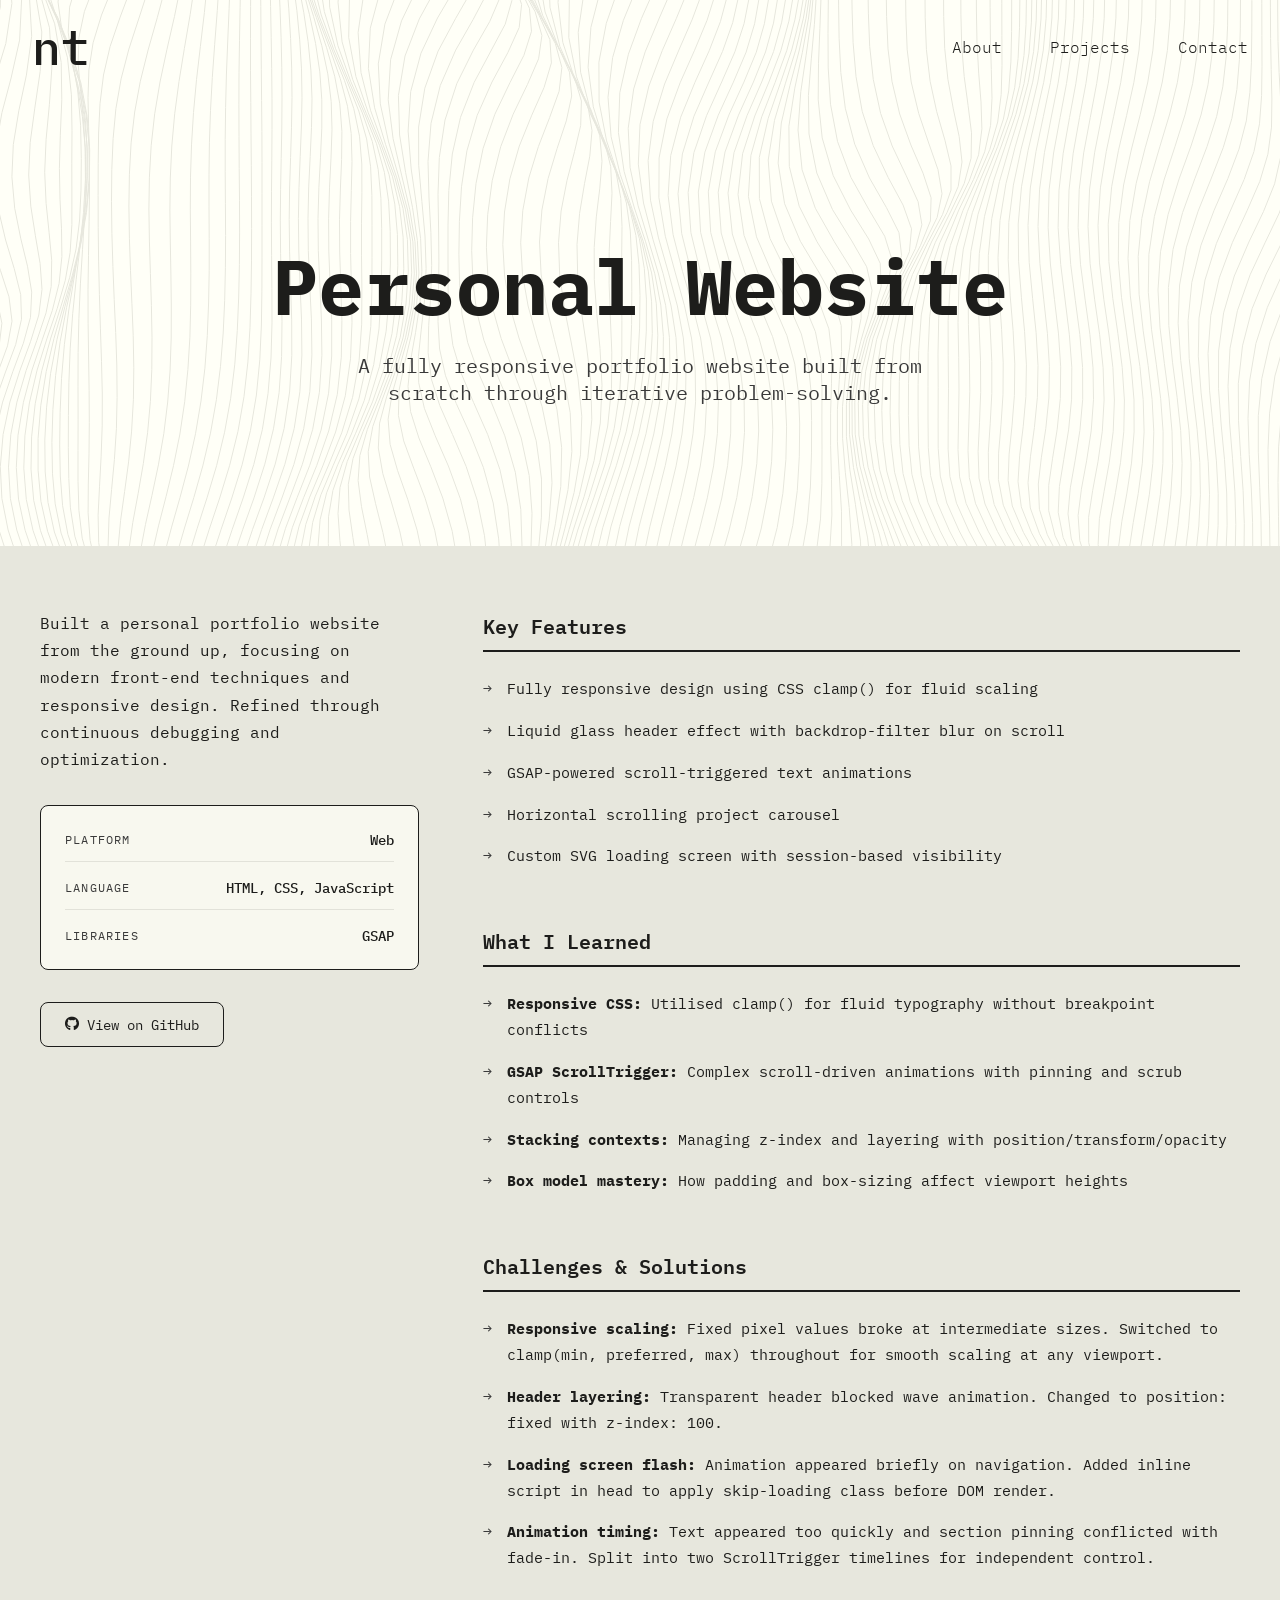
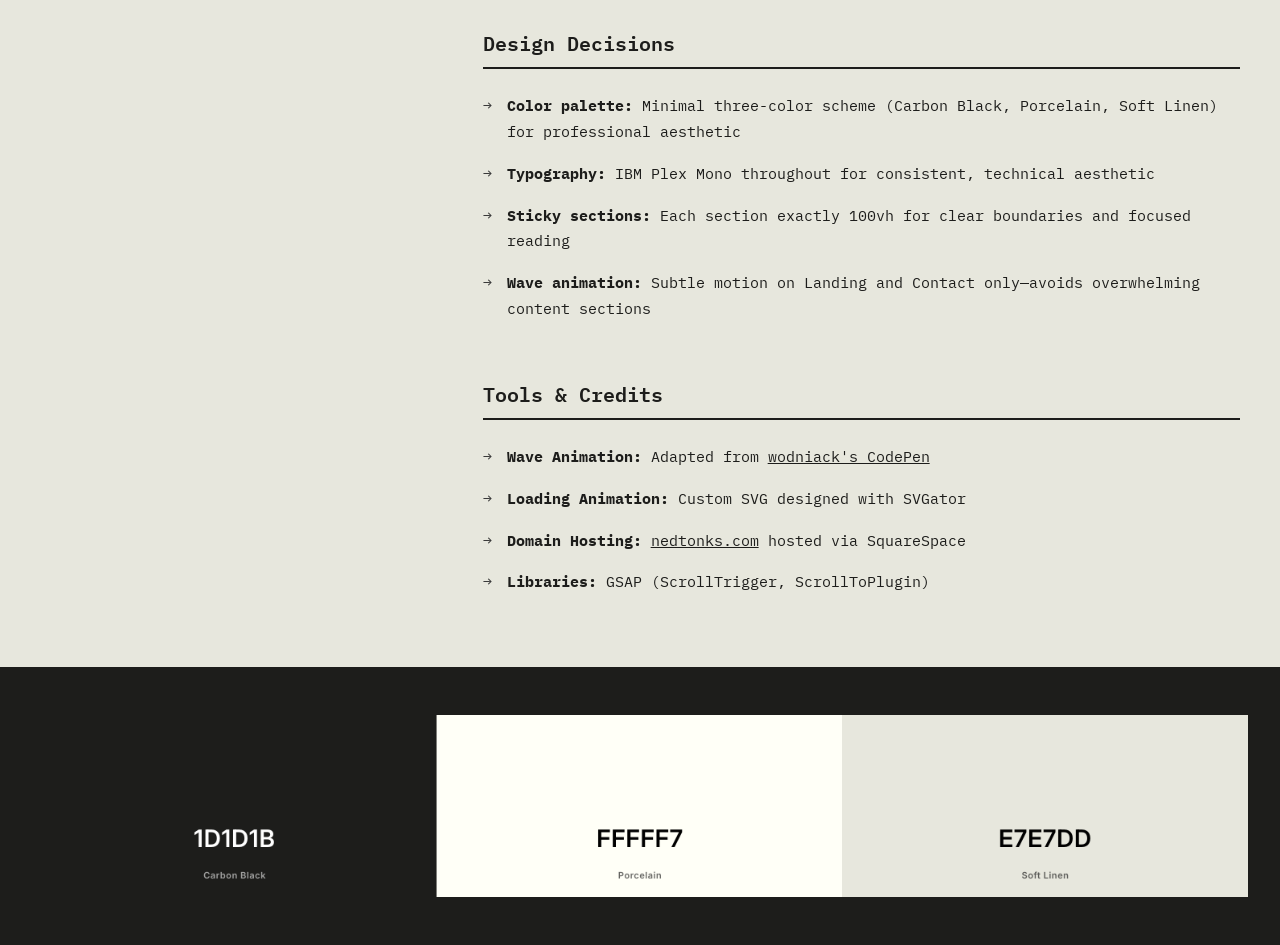
<file: projects/personal-website.html>
<!DOCTYPE html>
<html lang="en">
<head>
    <meta charset="UTF-8">
    <meta name="viewport" content="width=device-width, initial-scale=1.0">
    <meta name="format-detection" content="telephone=no">
    <title>Personal Website | NT</title>
    <!-- Favicon -->
    <link rel="icon" type="image/x-icon" href="../assets/favicon_io/favicon.ico">
    <link rel="icon" type="image/png" sizes="32x32" href="../assets/favicon_io/favicon-32x32.png">
    <link rel="icon" type="image/png" sizes="16x16" href="../assets/favicon_io/favicon-16x16.png">
    <link rel="apple-touch-icon" sizes="180x180" href="../assets/favicon_io/apple-touch-icon.png">
    <link rel="manifest" href="../assets/favicon_io/site.webmanifest">

    <link rel="stylesheet" href="../css/style.css">
    <link rel="stylesheet" href="https://cdnjs.cloudflare.com/ajax/libs/font-awesome/6.4.0/css/all.min.css">
    <link href="https://fonts.googleapis.com/css2?family=IBM+Plex+Mono:wght@300;400;500;600;700&display=swap" rel="stylesheet">
</head>
<body>
    <header class="site-header">
        <div class="logo"><a href="/index.html#landing">nt</a></div>
        <nav class="main-nav">
            <ul>
                <li><a href="/index.html#about">About</a></li> 
                <li><a href="/index.html#projects">Projects</a></li>
                <li><a href="/index.html#contact">Contact</a></li>
            </ul>
        </nav>
    </header>
    
    <a-waves>
        <svg class="js-svg"></svg>
    </a-waves>

    <main class="project-detail">
        <section class="project-hero">
            <h1>Personal Website</h1>
            <p class="project-subtitle">A fully responsive portfolio website built from scratch through iterative problem-solving.</p>
        </section>

        <section class="project-content">
            <div class="project-detail-container">
                
                <div class="project-overview">
                    <p class="project-summary">Built a personal portfolio website from the ground up, focusing on modern front-end techniques and responsive design. Refined through continuous debugging and optimization.</p>
                    
                    <div class="project-meta">
                        <div class="meta-item">
                            <span class="meta-label">Platform</span>
                            <span class="meta-value">Web</span>
                        </div>
                        <div class="meta-item">
                            <span class="meta-label">Language</span>
                            <span class="meta-value">HTML, CSS, JavaScript</span>
                        </div>
                        <div class="meta-item">
                            <span class="meta-label">Libraries</span>
                            <span class="meta-value">GSAP</span>
                        </div>
                    </div>
                    
                    <a href="https://github.com/nedtonks/personal-website" class="project-link" target="_blank">
                        <i class="fab fa-github"></i> View on GitHub
                    </a>
                </div>
        
                <div class="project-details">
                    <div class="detail-section">
                        <h3>Key Features</h3>
                        <ul>
                            <li>Fully responsive design using CSS clamp() for fluid scaling</li>
                            <li>Liquid glass header effect with backdrop-filter blur on scroll</li>
                            <li>GSAP-powered scroll-triggered text animations</li>
                            <li>Horizontal scrolling project carousel</li>
                            <li>Custom SVG loading screen with session-based visibility</li>
                        </ul>
                    </div>
        
                    <div class="detail-section">
                        <h3>What I Learned</h3>
                        <ul>
                            <li><strong>Responsive CSS:</strong> Utilised clamp() for fluid typography without breakpoint conflicts</li>
                            <li><strong>GSAP ScrollTrigger:</strong> Complex scroll-driven animations with pinning and scrub controls</li>
                            <li><strong>Stacking contexts:</strong> Managing z-index and layering with position/transform/opacity</li>
                            <li><strong>Box model mastery:</strong> How padding and box-sizing affect viewport heights</li>
                        </ul>
                    </div>
        
                    <div class="detail-section">
                        <h3>Challenges & Solutions</h3>
                        <ul>
                            <li><strong>Responsive scaling:</strong> Fixed pixel values broke at intermediate sizes. Switched to clamp(min, preferred, max) throughout for smooth scaling at any viewport.</li>
                            <li><strong>Header layering:</strong> Transparent header blocked wave animation. Changed to position: fixed with z-index: 100.</li>
                            <li><strong>Loading screen flash:</strong> Animation appeared briefly on navigation. Added inline script in head to apply skip-loading class before DOM render.</li>
                            <li><strong>Animation timing:</strong> Text appeared too quickly and section pinning conflicted with fade-in. Split into two ScrollTrigger timelines for independent control.</li>
                        </ul>
                    </div>
        
                    <div class="detail-section">
                        <h3>Design Decisions</h3>
                        <ul>
                            <li><strong>Color palette:</strong> Minimal three-color scheme (Carbon Black, Porcelain, Soft Linen) for professional aesthetic</li>
                            <li><strong>Typography:</strong> IBM Plex Mono throughout for consistent, technical aesthetic</li>
                            <li><strong>Sticky sections:</strong> Each section exactly 100vh for clear boundaries and focused reading</li>
                            <li><strong>Wave animation:</strong> Subtle motion on Landing and Contact only—avoids overwhelming content sections</li>
                        </ul>
                    </div>

                    <div class="detail-section">
                        <h3>Tools & Credits</h3>
                        <ul>
                            <li><strong>Wave Animation:</strong> Adapted from <a href="https://codepen.io/wodniack/pen/abeMZXQ" target="_blank" style="color: inherit; text-decoration: underline;">wodniack's CodePen</a></li>
                            <li><strong>Loading Animation:</strong> Custom SVG designed with SVGator</li>
                            <li><strong>Domain Hosting:</strong> <a href="https://nedtonks.com/" target="_blank" style="color: inherit; text-decoration: underline;">nedtonks.com</a> hosted via SquareSpace</li>
                            <li><strong>Libraries:</strong> GSAP (ScrollTrigger, ScrollToPlugin)</li>
                        </ul>
                    </div>
                </div>
        
            </div>
        </section>

        <section class="project-gallery project-gallery-fullwidth">
            <div class="project-gallery-container">
                <img src="../assets/colourpalette.png" alt="Colour Palette">
            </div>
        </section>
    </main>
    
    <script src="../js/noise.js"></script>
    <script src="../js/main.js"></script>
</body>
</html>
</file>
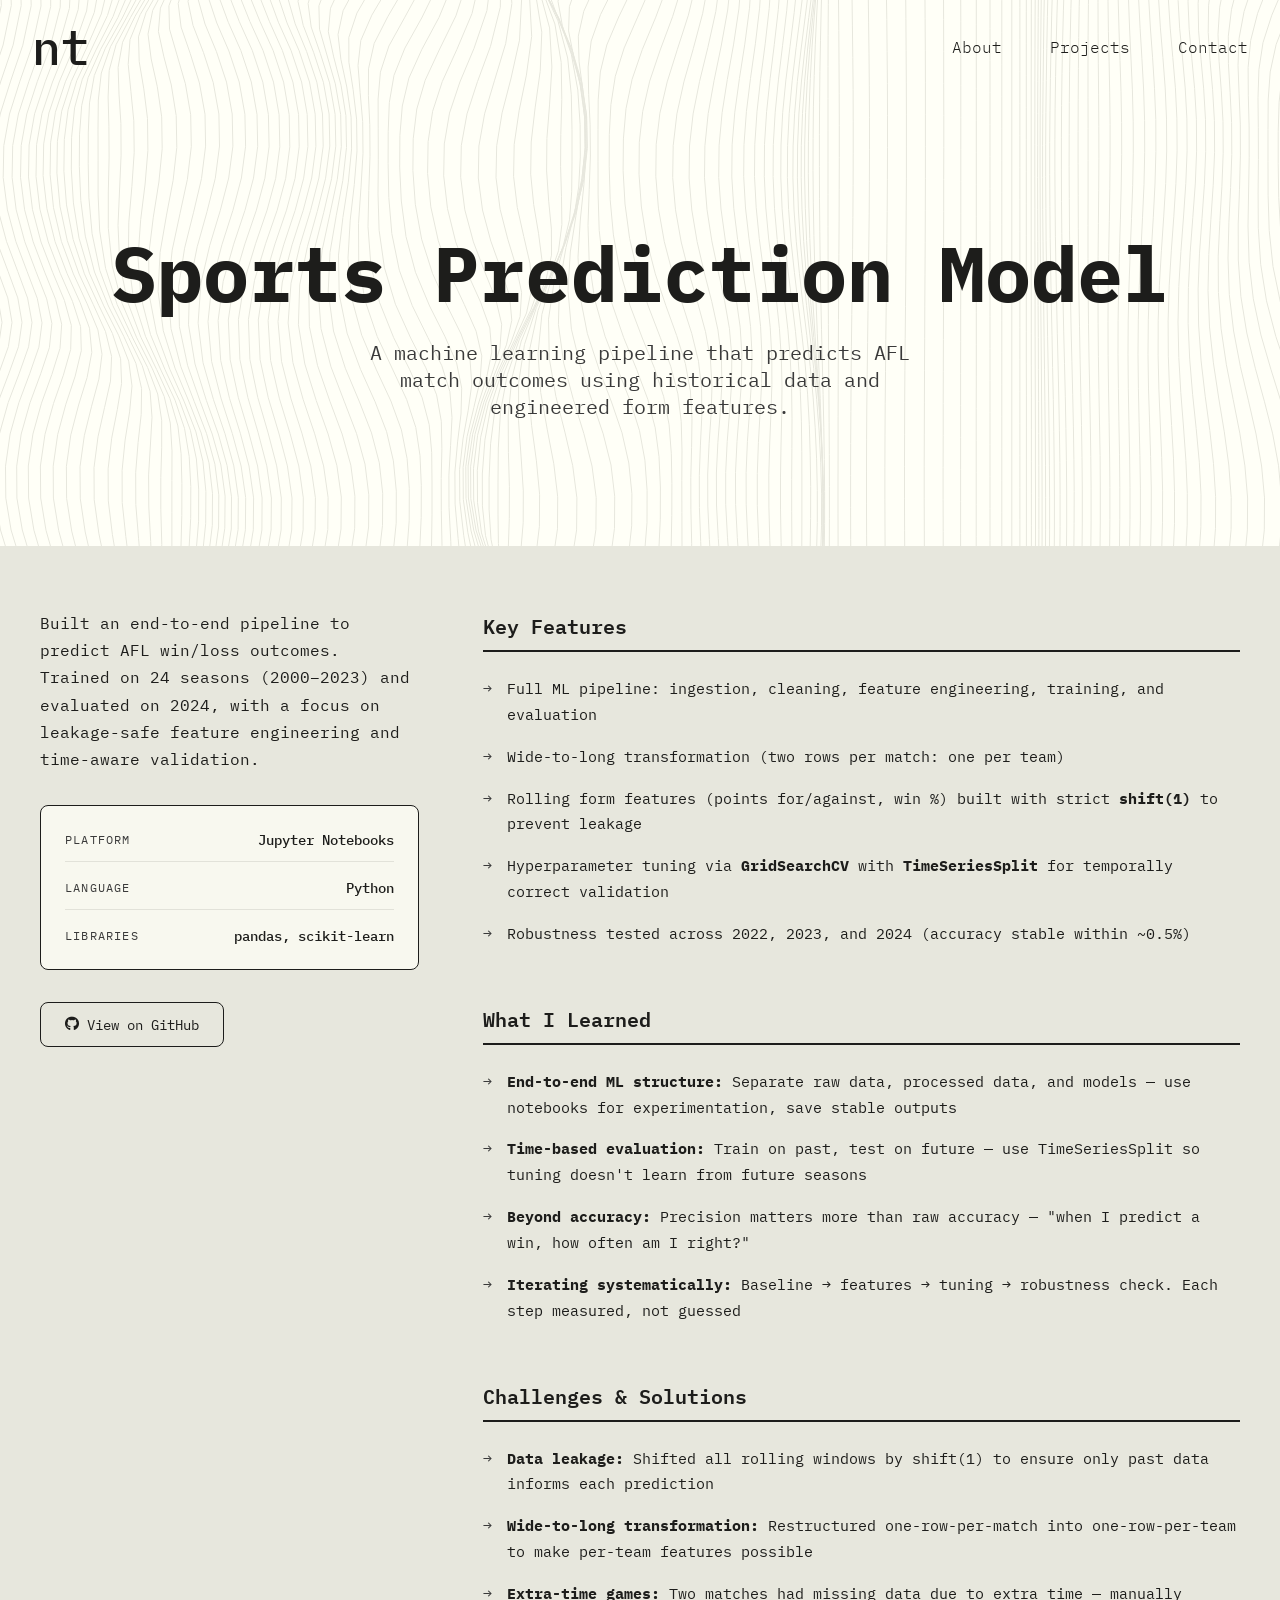
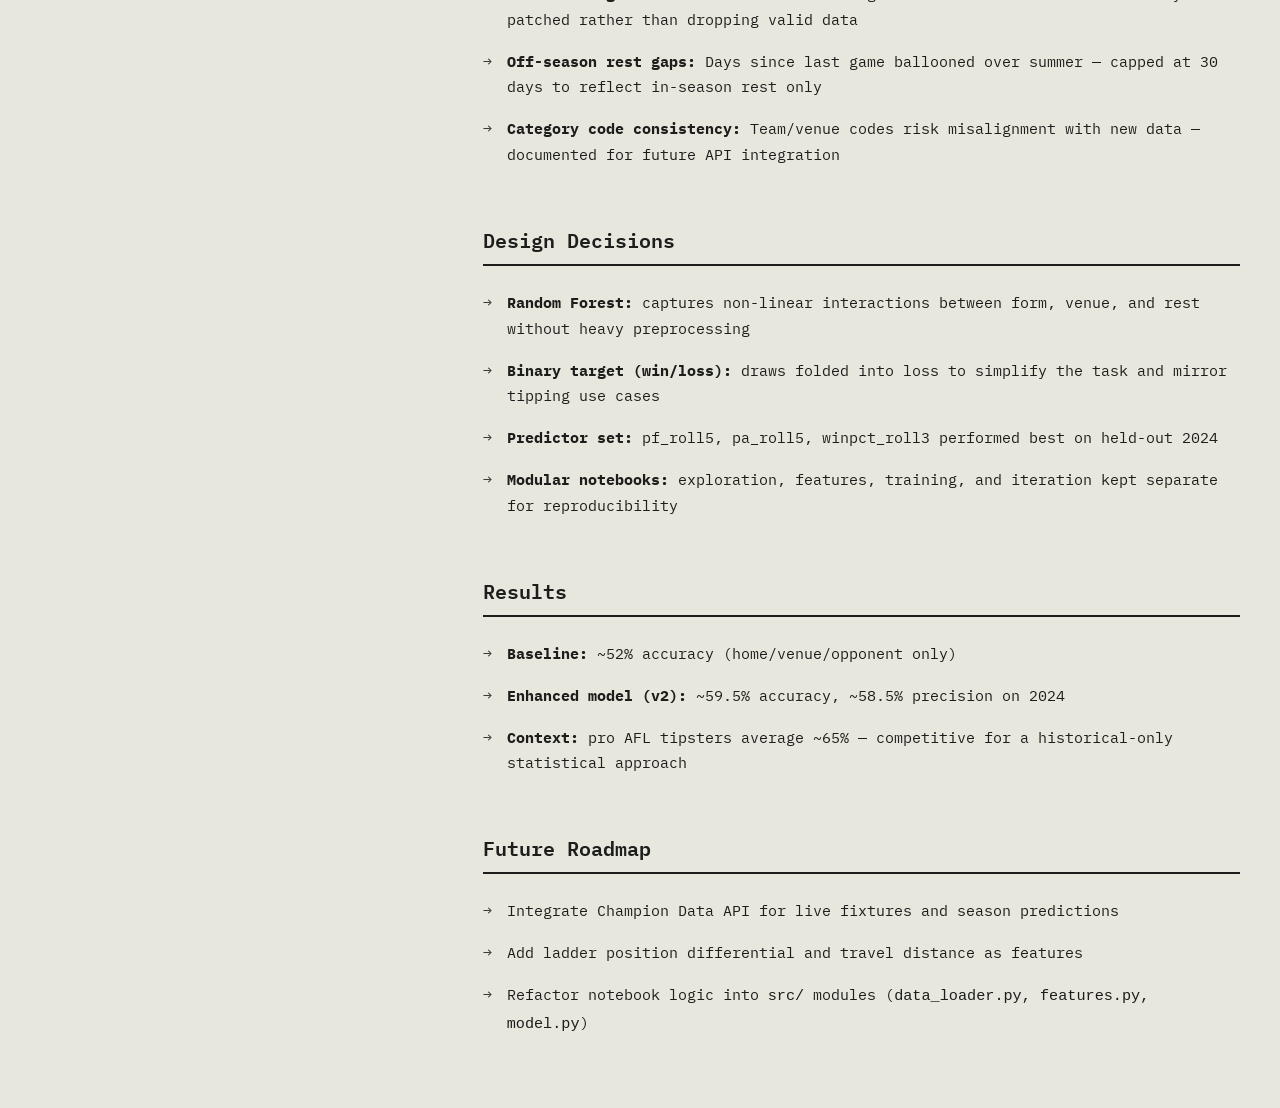
<file: projects/sports-prediction-model.html>
<!DOCTYPE html>
<html lang="en">
<head>
    <meta charset="UTF-8">
    <meta name="viewport" content="width=device-width, initial-scale=1.0">
    <meta name="format-detection" content="telephone=no">
    <title>Sports Prediction Model | NT</title>
    <!-- Favicon -->
    <link rel="icon" type="image/x-icon" href="../assets/favicon_io/favicon.ico">
    <link rel="icon" type="image/png" sizes="32x32" href="../assets/favicon_io/favicon-32x32.png">
    <link rel="icon" type="image/png" sizes="16x16" href="../assets/favicon_io/favicon-16x16.png">
    <link rel="apple-touch-icon" sizes="180x180" href="../assets/favicon_io/apple-touch-icon.png">
    <link rel="manifest" href="../assets/favicon_io/site.webmanifest">

    <link rel="stylesheet" href="../css/style.css">
    <link rel="stylesheet" href="https://cdnjs.cloudflare.com/ajax/libs/font-awesome/6.4.0/css/all.min.css">
    <link href="https://fonts.googleapis.com/css2?family=IBM+Plex+Mono:wght@300;400;500;600;700&display=swap" rel="stylesheet">
</head>
<body>
    <header class="site-header">
        <div class="logo"><a href="/index.html#landing">nt</a></div>
        <nav class="main-nav">
            <ul>
                <li><a href="/index.html#about">About</a></li> 
                <li><a href="/index.html#projects">Projects</a></li>
                <li><a href="/index.html#contact">Contact</a></li>
            </ul>
        </nav>
    </header>
    
    <a-waves>
        <svg class="js-svg"></svg>
    </a-waves>

    <main class="project-detail">
        <section class="project-hero">
            <h1>Sports Prediction Model</h1>
            <p class="project-subtitle">A machine learning pipeline that predicts AFL match outcomes using historical data and engineered form features.</p>
        </section>

        <section class="project-content">
            <div class="project-detail-container">
                <div class="project-overview">
                    <p class="project-summary">Built an end-to-end pipeline to predict AFL win/loss outcomes. Trained on 24 seasons (2000–2023) and evaluated on 2024, with a focus on leakage-safe feature engineering and time-aware validation.</p>

                    <div class="project-meta">
                        <div class="meta-item">
                            <span class="meta-label">Platform</span>
                            <span class="meta-value">Jupyter Notebooks</span>
                        </div>
                        <div class="meta-item">
                            <span class="meta-label">Language</span>
                            <span class="meta-value">Python</span>
                        </div>
                        <div class="meta-item">
                            <span class="meta-label">Libraries</span>
                            <span class="meta-value">pandas, scikit-learn</span>
                        </div>
                    </div>

                    <a href="https://github.com/nedtonks/afl-predictor" class="project-link" target="_blank" rel="noreferrer">
                        <i class="fab fa-github"></i> View on GitHub
                    </a>
                </div>

                <div class="project-details">
                    <div class="detail-section">
                        <h3>Key Features</h3>
                        <ul>
                            <li>Full ML pipeline: ingestion, cleaning, feature engineering, training, and evaluation</li>
                            <li>Wide-to-long transformation (two rows per match: one per team)</li>
                            <li>Rolling form features (points for/against, win %) built with strict <strong>shift(1)</strong> to prevent leakage</li>
                            <li>Hyperparameter tuning via <strong>GridSearchCV</strong> with <strong>TimeSeriesSplit</strong> for temporally correct validation</li>
                            <li>Robustness tested across 2022, 2023, and 2024 (accuracy stable within ~0.5%)</li>
                        </ul>
                    </div>

                    <div class="detail-section">
                        <h3>What I Learned</h3>
                        <ul>
                            <li><strong>End-to-end ML structure:</strong> Separate raw data, processed data, and models — use notebooks for experimentation, save stable outputs</li>
                            <li><strong>Time-based evaluation:</strong> Train on past, test on future — use TimeSeriesSplit so tuning doesn't learn from future seasons</li>
                            <li><strong>Beyond accuracy:</strong> Precision matters more than raw accuracy — "when I predict a win, how often am I right?"</li>
                            <li><strong>Iterating systematically:</strong> Baseline → features → tuning → robustness check. Each step measured, not guessed</li>
                        </ul>
                    </div>
                    
                    <div class="detail-section">
                        <h3>Challenges &amp; Solutions</h3>
                        <ul>
                            <li><strong>Data leakage:</strong> Shifted all rolling windows by shift(1) to ensure only past data informs each prediction</li>
                            <li><strong>Wide-to-long transformation:</strong> Restructured one-row-per-match into one-row-per-team to make per-team features possible</li>
                            <li><strong>Extra-time games:</strong> Two matches had missing data due to extra time — manually patched rather than dropping valid data</li>
                            <li><strong>Off-season rest gaps:</strong> Days since last game ballooned over summer — capped at 30 days to reflect in-season rest only</li>
                            <li><strong>Category code consistency:</strong> Team/venue codes risk misalignment with new data — documented for future API integration</li>
                        </ul>
                    </div>

                    <div class="detail-section">
                        <h3>Design Decisions</h3>
                        <ul>
                            <li><strong>Random Forest:</strong> captures non-linear interactions between form, venue, and rest without heavy preprocessing</li>
                            <li><strong>Binary target (win/loss):</strong> draws folded into loss to simplify the task and mirror tipping use cases</li>
                            <li><strong>Predictor set:</strong> pf_roll5, pa_roll5, winpct_roll3 performed best on held-out 2024</li>
                            <li><strong>Modular notebooks:</strong> exploration, features, training, and iteration kept separate for reproducibility</li>
                        </ul>
                    </div>

                    <div class="detail-section">
                        <h3>Results</h3>
                        <ul>
                            <li><strong>Baseline:</strong> ~52% accuracy (home/venue/opponent only)</li>
                            <li><strong>Enhanced model (v2):</strong> ~59.5% accuracy, ~58.5% precision on 2024</li>
                            <li><strong>Context:</strong> pro AFL tipsters average ~65% — competitive for a historical-only statistical approach</li>
                        </ul>
                    </div>

                    <div class="detail-section">
                        <h3>Future Roadmap</h3>
                        <ul>
                            <li>Integrate Champion Data API for live fixtures and season predictions</li>
                            <li>Add ladder position differential and travel distance as features</li>
                            <li>Refactor notebook logic into <code>src/</code> modules (<code>data_loader.py, features.py, model.py</code>)</li>
                        </ul>
                    </div>
                </div>
            </div>
        </section>
    </main>
    
    <script src="../js/noise.js"></script>
    <script src="../js/main.js"></script>
</body>
</html>
</file>
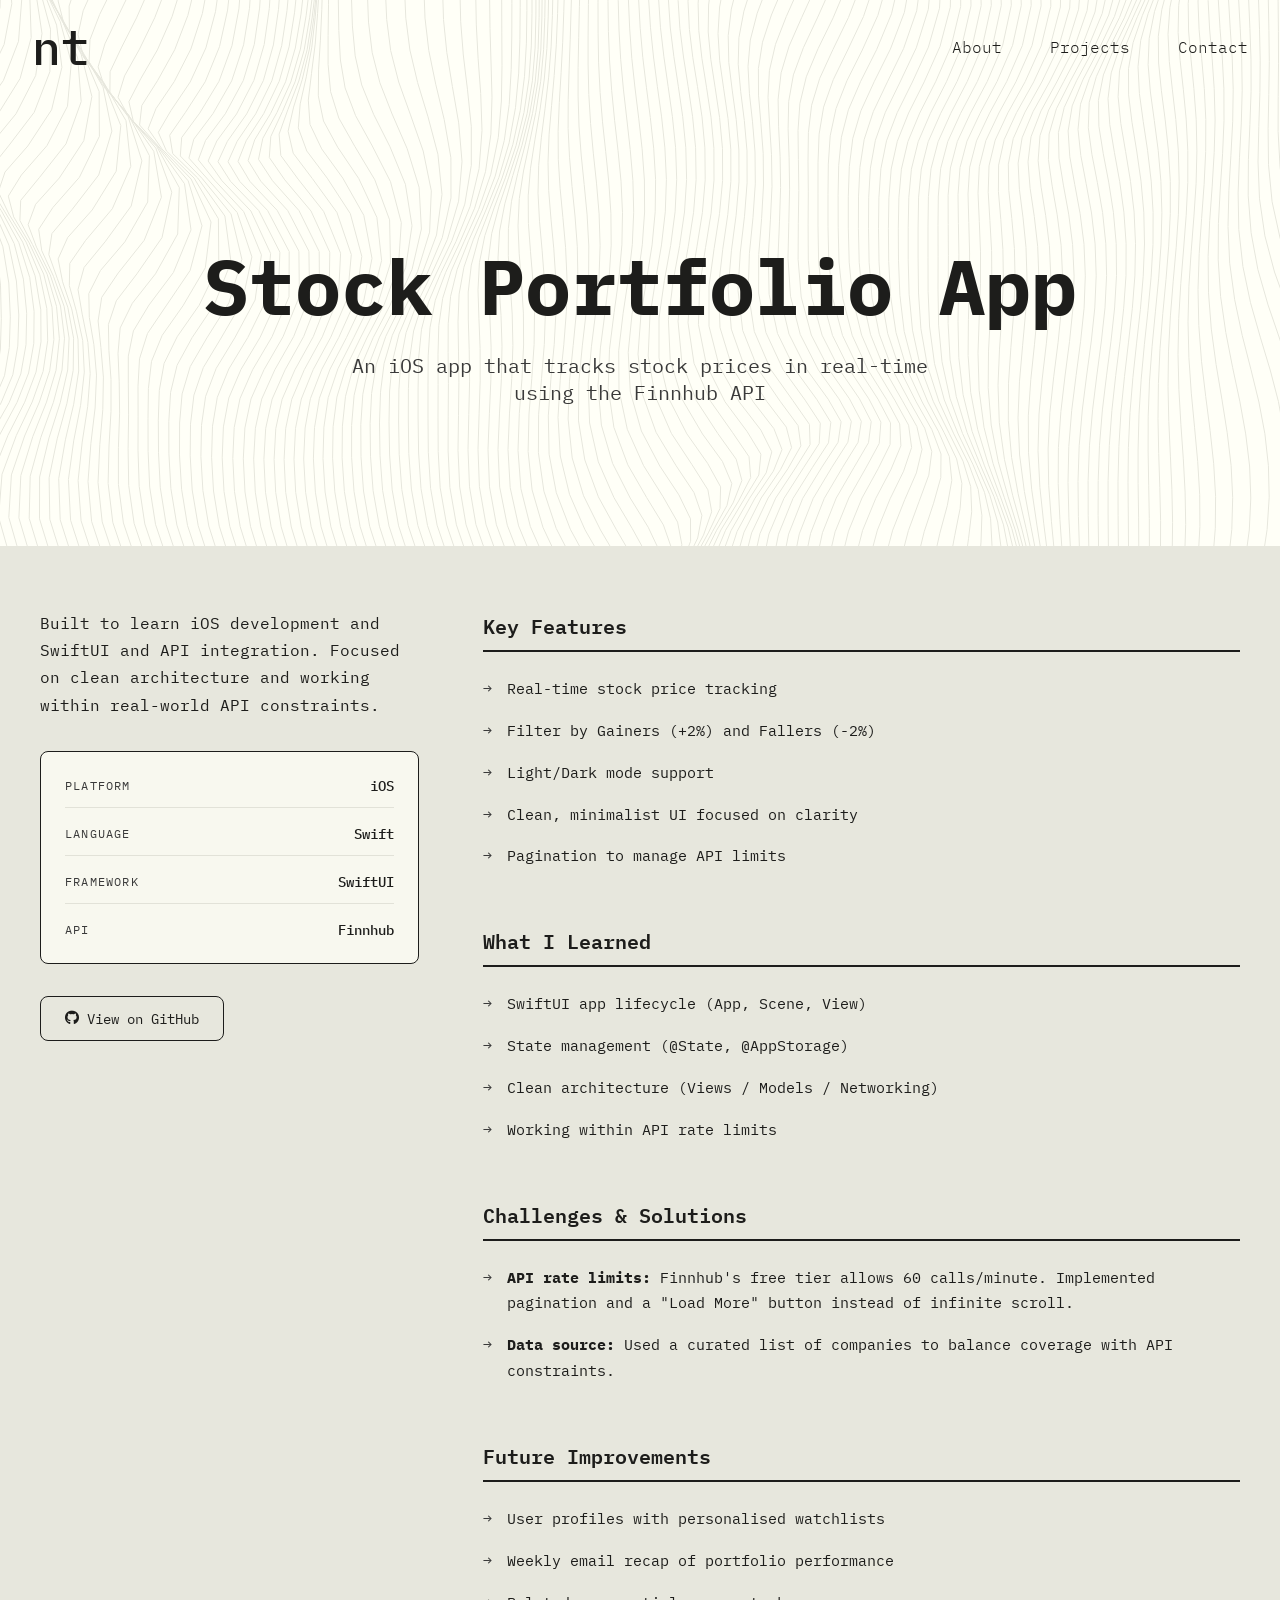
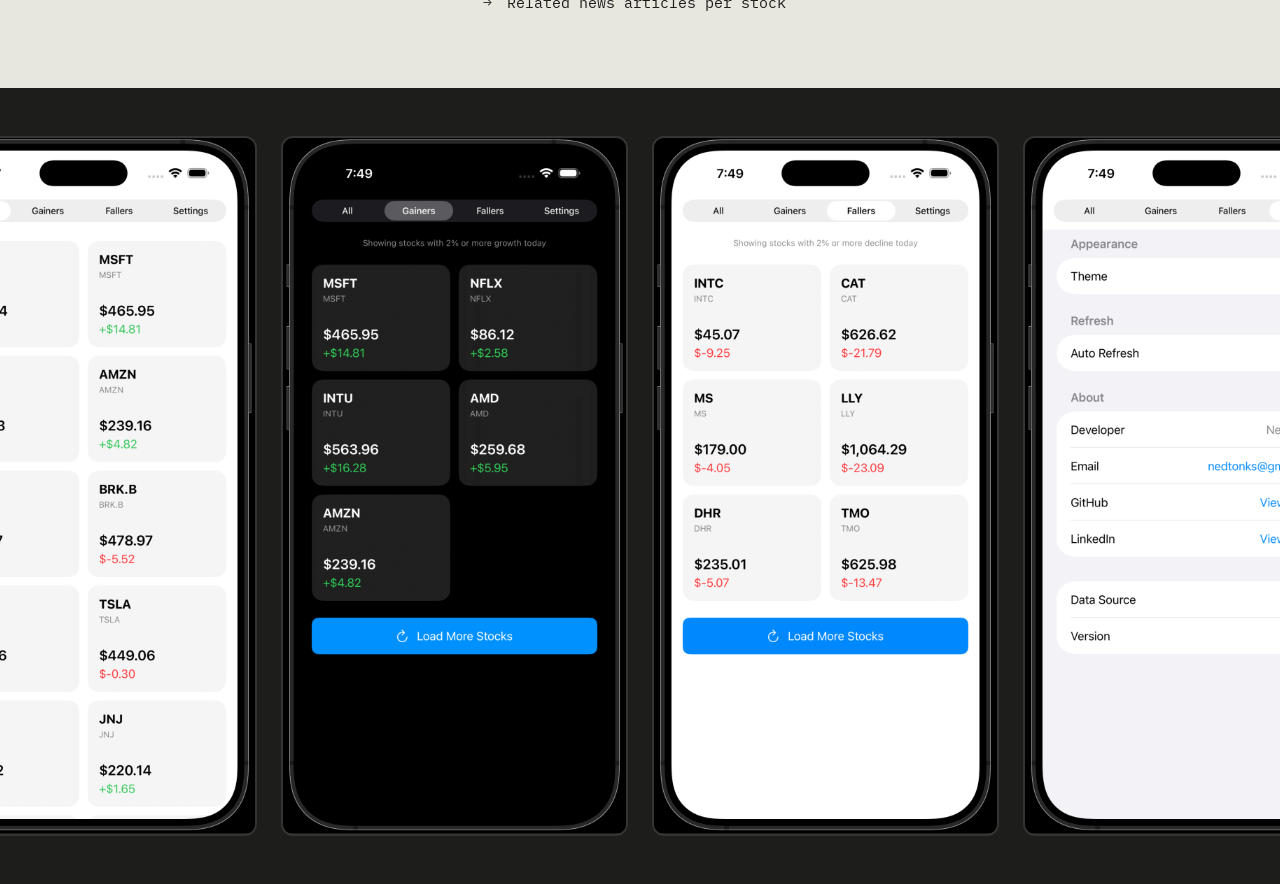
<file: projects/stock-portfolio-app.html>
<!DOCTYPE html>
<html lang="en">
<head>
    <meta charset="UTF-8">
    <meta name="viewport" content="width=device-width, initial-scale=1.0">
    <meta name="format-detection" content="telephone=no">
    <title>Stock Portfolio App | NT</title>
    <!-- Favicon -->
    <link rel="icon" type="image/x-icon" href="../assets/favicon_io/favicon.ico">
    <link rel="icon" type="image/png" sizes="32x32" href="../assets/favicon_io/favicon-32x32.png">
    <link rel="icon" type="image/png" sizes="16x16" href="../assets/favicon_io/favicon-16x16.png">
    <link rel="apple-touch-icon" sizes="180x180" href="../assets/favicon_io/apple-touch-icon.png">
    <link rel="manifest" href="../assets/favicon_io/site.webmanifest">

    <link rel="stylesheet" href="../css/style.css">
    <link rel="stylesheet" href="https://cdnjs.cloudflare.com/ajax/libs/font-awesome/6.4.0/css/all.min.css">
    <link href="https://fonts.googleapis.com/css2?family=IBM+Plex+Mono:wght@300;400;500;600;700&display=swap" rel="stylesheet">
</head>
<body>
    <header class="site-header">
        <div class="logo"><a href="/index.html#landing">nt</a></div>
        <nav class="main-nav">
            <ul>
                <li><a href="/index.html#about">About</a></li> 
                <li><a href="/index.html#projects">Projects</a></li>
                <li><a href="/index.html#contact">Contact</a></li>
            </ul>
        </nav>
    </header>
    
    <a-waves>
        <svg class="js-svg"></svg>
    </a-waves>

    <main class="project-detail">
        <section class="project-hero">
            <h1>Stock Portfolio App</h1>
            <p class="project-subtitle">An iOS app that tracks stock prices in real-time using the Finnhub API</p>
        </section>

        <section class="project-content">
            <div class="project-detail-container">
                
                <div class="project-overview">
                    <p class="project-summary">Built to learn iOS development and SwiftUI and API integration. Focused on clean architecture and working within real-world API constraints.</p>
                    
                <div class="project-meta">
                        <div class="meta-item">
                            <span class="meta-label">Platform</span>
                            <span class="meta-value">iOS</span>
                        </div>
                        <div class="meta-item">
                            <span class="meta-label">Language</span>
                            <span class="meta-value">Swift</span>
                        </div>
                        <div class="meta-item">
                            <span class="meta-label">Framework</span>
                            <span class="meta-value">SwiftUI</span>
                        </div>
                        <div class="meta-item">
                            <span class="meta-label">API</span>
                            <span class="meta-value">Finnhub</span>
                        </div>
                    </div>
                    
                    <a href="https://github.com/nedtonks/stock-portfolio-tracker" class="project-link" target="_blank">
                        <i class="fab fa-github"></i> View on GitHub
                    </a>
                </div>
        
                <div class="project-details">
                    <div class="detail-section">
                        <h3>Key Features</h3>
                    <ul>
                        <li>Real-time stock price tracking</li>
                            <li>Filter by Gainers (+2%) and Fallers (-2%)</li>
                            <li>Light/Dark mode support</li>
                            <li>Clean, minimalist UI focused on clarity</li>
                            <li>Pagination to manage API limits</li>
                    </ul>
                    </div>
        
                    <div class="detail-section">
                        <h3>What I Learned</h3>
                    <ul>
                            <li>SwiftUI app lifecycle (App, Scene, View)</li>
                        <li>State management (@State, @AppStorage)</li>
                            <li>Clean architecture (Views / Models / Networking)</li>
                            <li>Working within API rate limits</li>
                    </ul>
                    </div>
        
                    <div class="detail-section">
                        <h3>Challenges & Solutions</h3>
                    <ul>
                            <li><strong>API rate limits:</strong> Finnhub's free tier allows 60 calls/minute. Implemented pagination and a "Load More" button instead of infinite scroll.</li>
                            <li><strong>Data source:</strong> Used a curated list of companies to balance coverage with API constraints.</li>
                    </ul>
                    </div>
        
                    <div class="detail-section">
                        <h3>Future Improvements</h3>
                    <ul>
                            <li>User profiles with personalised watchlists</li>
                            <li>Weekly email recap of portfolio performance</li>
                            <li>Related news articles per stock</li>
                    </ul>
                    </div>
                </div>
        
            </div>
        </section>

        <section class="project-gallery">
            <div class="project-gallery-container">
                <div class="gallery-grid">
                    <img src="../assets/stock-app/img1.png" alt="Stock Portfolio App Screenshot" class="full-width">
                    <img src="../assets/stock-app/img2.png" alt="Stock Portfolio App Screenshot">
                    <img src="../assets/stock-app/img3.png" alt="Stock Portfolio App Screenshot">
                    <img src="../assets/stock-app/img4.png" alt="Stock Portfolio App Screenshot" class="full-width">
                </div>
            </div>
        </section>
    </main>

    <script src="../js/noise.js"></script>
    <script src="../js/main.js"></script>
</body>
</html>
</file>
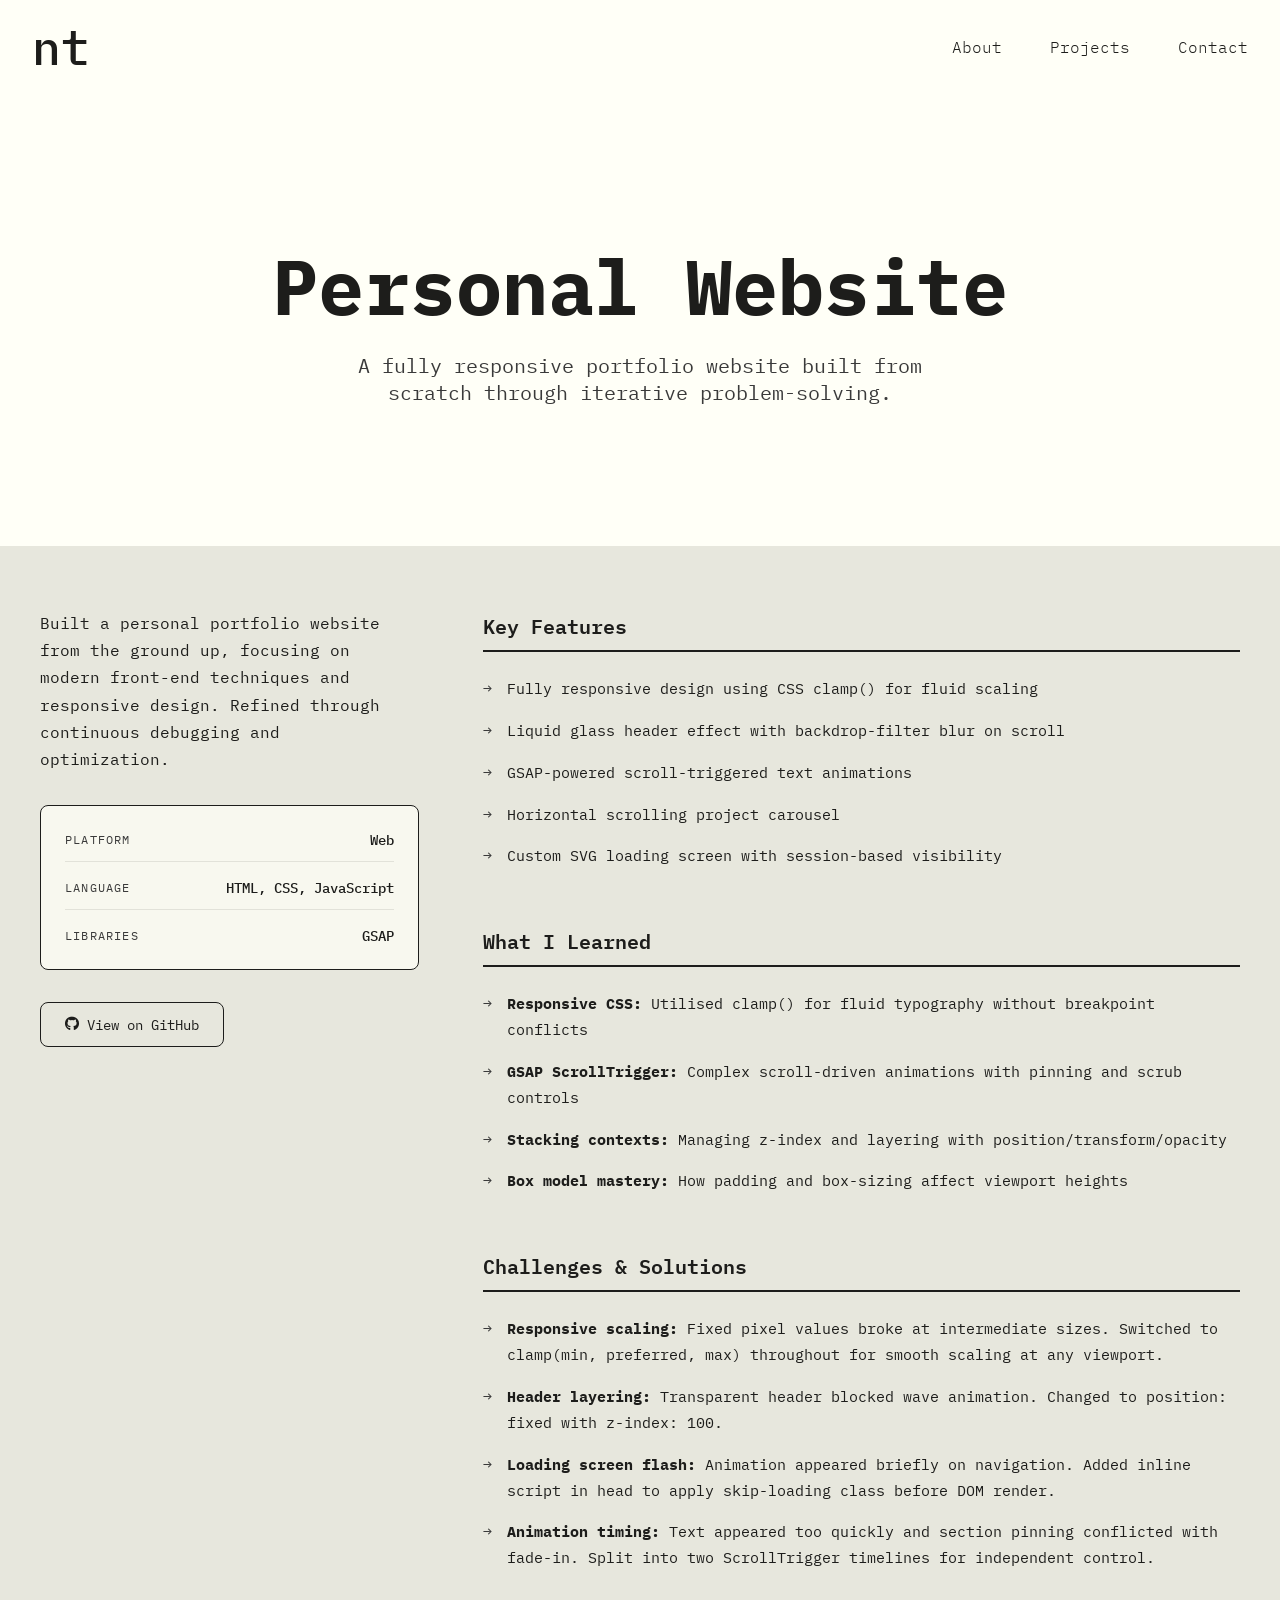
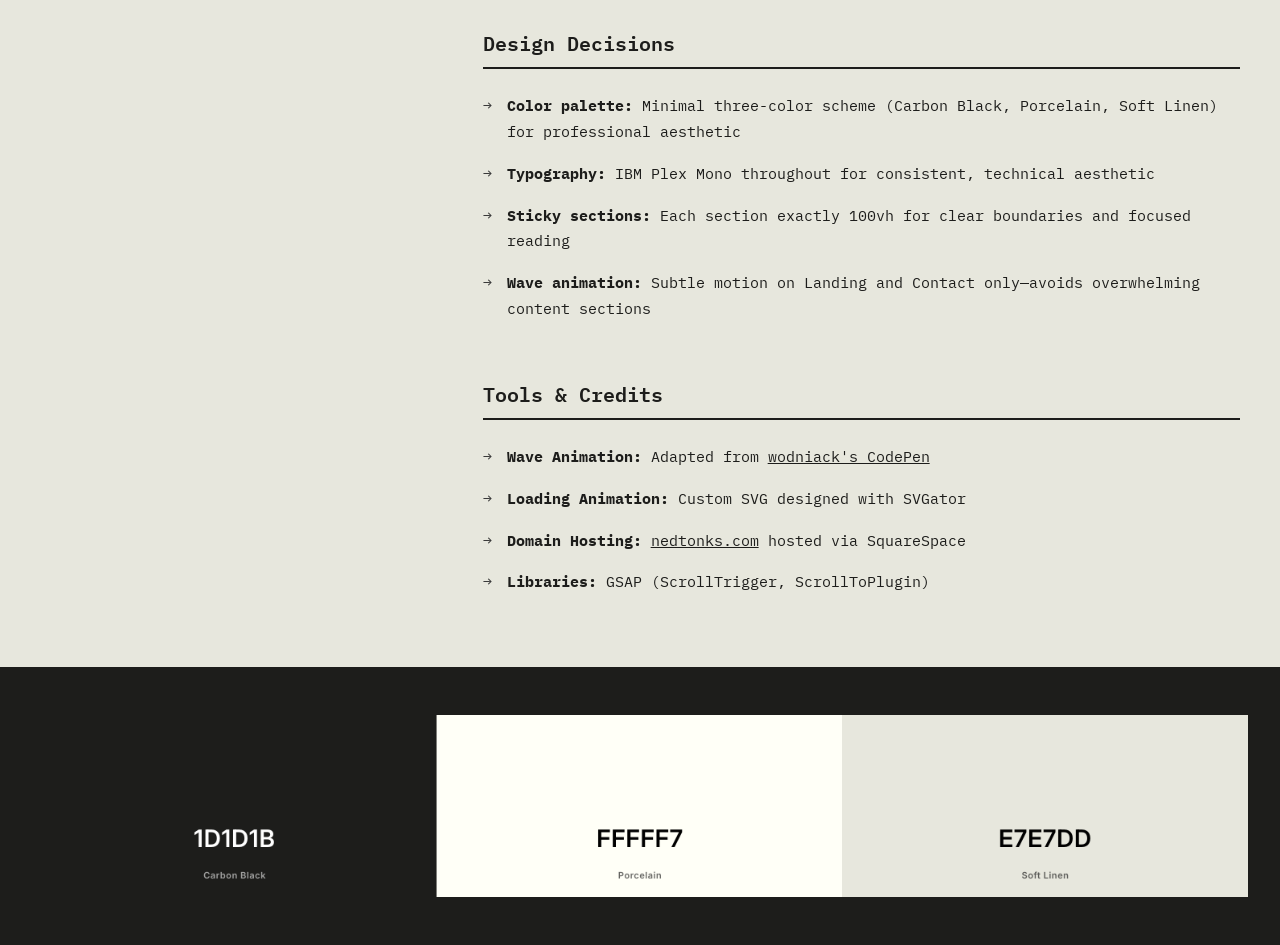
<file: PersonalWebsite/projects/personal-website.html>
<!DOCTYPE html>
<html lang="en">
<head>
    <meta charset="UTF-8">
    <title>Personal Website | NT</title>
    <link rel="stylesheet" href="../css/style.css">
    <link rel="stylesheet" href="https://cdnjs.cloudflare.com/ajax/libs/font-awesome/6.4.0/css/all.min.css">
    <link href="https://fonts.googleapis.com/css2?family=Inter:wght@300;400;500;600;700&display=swap" rel="stylesheet">
    <link href="https://fonts.googleapis.com/css2?family=IBM+Plex+Mono:wght@300;400;500;600;700&display=swap" rel="stylesheet">
</head>
<body>
    <header class="site-header">
        <div class="logo"><a href="/index.html#landing">nt</a></div>
        <nav class="main-nav">
            <ul>
                <li><a href="/index.html#about">About</a></li> 
                <li><a href="/index.html#projects">Projects</a></li>
                <li><a href="/index.html#contact">Contact</a></li>
            </ul>
        </nav>
    </header>
    
    <a-waves>
        <svg class="js-svg"></svg>
    </a-waves>

    <main class="project-detail">
        <section class="project-hero">
            <h1>Personal Website</h1>
            <p class="project-subtitle">A fully responsive portfolio website built from scratch through iterative problem-solving.</p>
        </section>

        <section class="project-content">
            <div class="project-detail-container">
                
                <div class="project-overview">
                    <p class="project-summary">Built a personal portfolio website from the ground up, focusing on modern front-end techniques and responsive design. Refined through continuous debugging and optimization.</p>
                    
                    <div class="project-meta">
                        <div class="meta-item">
                            <span class="meta-label">Platform</span>
                            <span class="meta-value">Web</span>
                        </div>
                        <div class="meta-item">
                            <span class="meta-label">Language</span>
                            <span class="meta-value">HTML, CSS, JavaScript</span>
                        </div>
                        <div class="meta-item">
                            <span class="meta-label">Libraries</span>
                            <span class="meta-value">GSAP</span>
                        </div>
                    </div>
                    
                    <a href="https://github.com/nedtonks/personal-website" class="project-link" target="_blank">
                        <i class="fab fa-github"></i> View on GitHub
                    </a>
                </div>
        
                <div class="project-details">
                    <div class="detail-section">
                        <h3>Key Features</h3>
                        <ul>
                            <li>Fully responsive design using CSS clamp() for fluid scaling</li>
                            <li>Liquid glass header effect with backdrop-filter blur on scroll</li>
                            <li>GSAP-powered scroll-triggered text animations</li>
                            <li>Horizontal scrolling project carousel</li>
                            <li>Custom SVG loading screen with session-based visibility</li>
                        </ul>
                    </div>
        
                    <div class="detail-section">
                        <h3>What I Learned</h3>
                        <ul>
                            <li><strong>Responsive CSS:</strong> Utilised clamp() for fluid typography without breakpoint conflicts</li>
                            <li><strong>GSAP ScrollTrigger:</strong> Complex scroll-driven animations with pinning and scrub controls</li>
                            <li><strong>Stacking contexts:</strong> Managing z-index and layering with position/transform/opacity</li>
                            <li><strong>Box model mastery:</strong> How padding and box-sizing affect viewport heights</li>
                        </ul>
                    </div>
        
                    <div class="detail-section">
                        <h3>Challenges & Solutions</h3>
                        <ul>
                            <li><strong>Responsive scaling:</strong> Fixed pixel values broke at intermediate sizes. Switched to clamp(min, preferred, max) throughout for smooth scaling at any viewport.</li>
                            <li><strong>Header layering:</strong> Transparent header blocked wave animation. Changed to position: fixed with z-index: 100.</li>
                            <li><strong>Loading screen flash:</strong> Animation appeared briefly on navigation. Added inline script in head to apply skip-loading class before DOM render.</li>
                            <li><strong>Animation timing:</strong> Text appeared too quickly and section pinning conflicted with fade-in. Split into two ScrollTrigger timelines for independent control.</li>
                        </ul>
                    </div>
        
                    <div class="detail-section">
                        <h3>Design Decisions</h3>
                        <ul>
                            <li><strong>Color palette:</strong> Minimal three-color scheme (Carbon Black, Porcelain, Soft Linen) for professional aesthetic</li>
                            <li><strong>Typography:</strong> IBM Plex Mono throughout for consistent, technical aesthetic</li>
                            <li><strong>Sticky sections:</strong> Each section exactly 100vh for clear boundaries and focused reading</li>
                            <li><strong>Wave animation:</strong> Subtle motion on Landing and Contact only—avoids overwhelming content sections</li>
                        </ul>
                    </div>

                    <div class="detail-section">
                        <h3>Tools & Credits</h3>
                        <ul>
                            <li><strong>Wave Animation:</strong> Adapted from <a href="https://codepen.io/wodniack/pen/abeMZXQ" target="_blank" style="color: inherit; text-decoration: underline;">wodniack's CodePen</a></li>
                            <li><strong>Loading Animation:</strong> Custom SVG designed with SVGator</li>
                            <li><strong>Domain Hosting:</strong> <a href="https://nedtonks.com/" target="_blank" style="color: inherit; text-decoration: underline;">nedtonks.com</a> hosted via SquareSpace</li>
                            <li><strong>Libraries:</strong> GSAP (ScrollTrigger, ScrollToPlugin)</li>
                        </ul>
                    </div>
                </div>
        
            </div>
        </section>

        <section class="project-gallery project-gallery-fullwidth">
            <div class="project-gallery-container">
                <img src="../assets/colourpalette.png" alt="Colour Palette">
            </div>
        </section>
    </main>
    
    <script src="https://codepen.io/wodniack/pen/YzmgGzP/b66656b6c21a73b4ca05fda86662cc3a.js"></script>
    <script src="../js/main.js"></script>
</body>
</html>
</file>
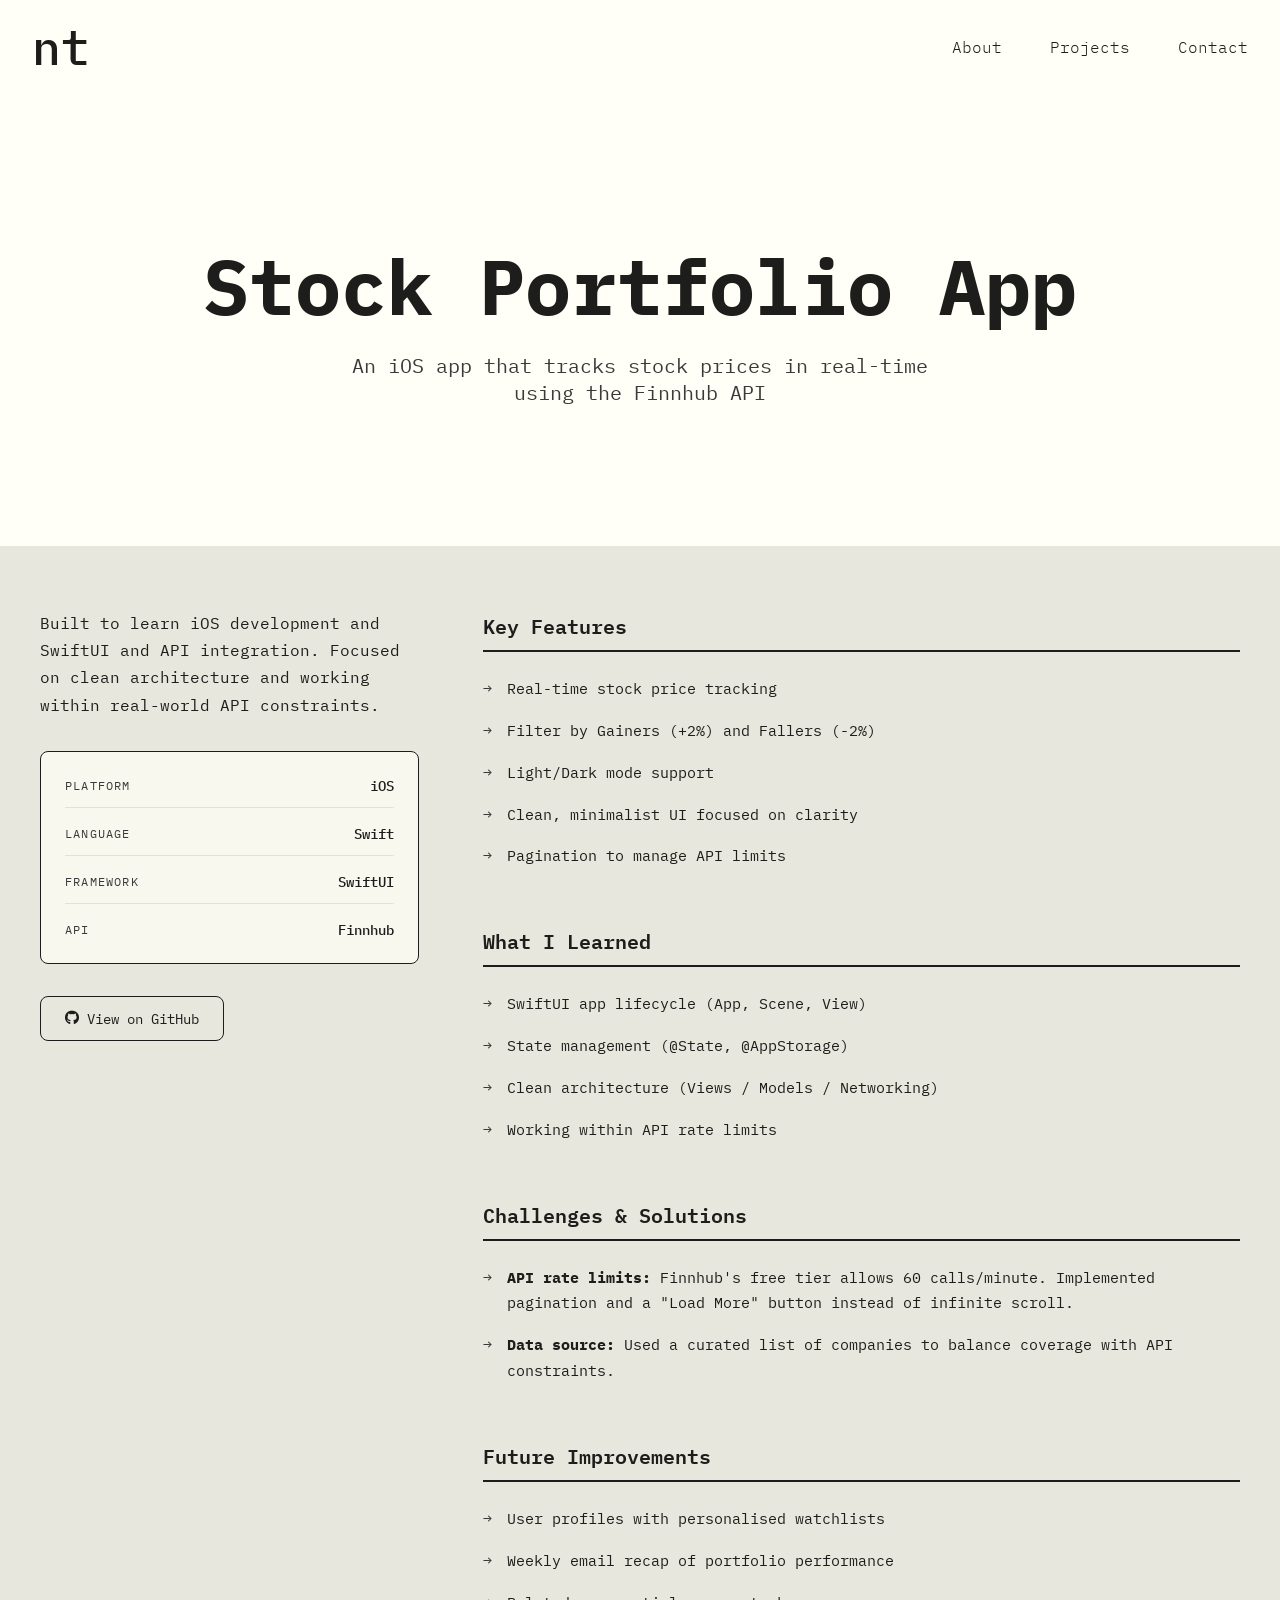
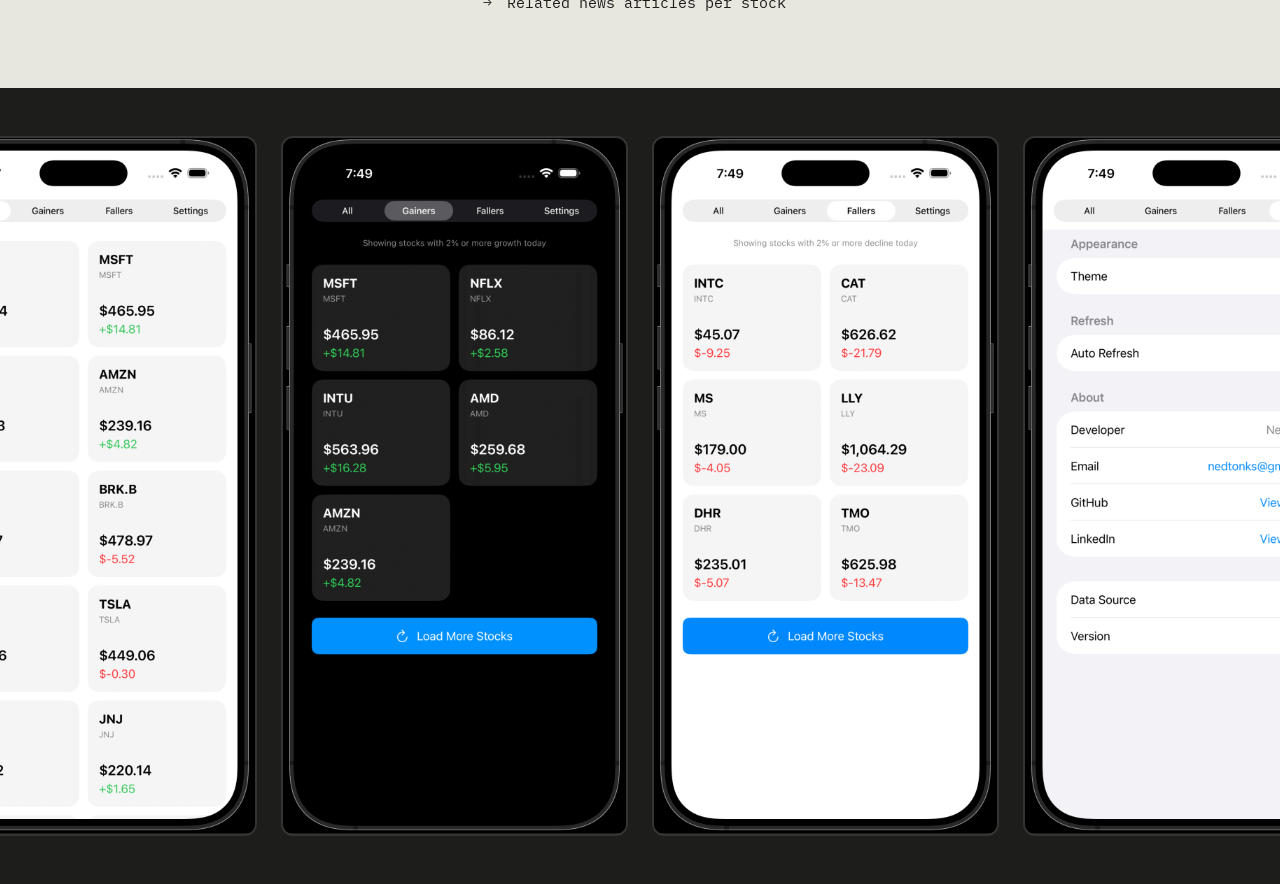
<file: PersonalWebsite/projects/stock-portfolio-app.html>
<!DOCTYPE html>
<html lang="en">
<head>
    <meta charset="UTF-8">
    <title>Stock Portfolio App | NT</title>
    <link rel="stylesheet" href="../css/style.css">
    <link rel="stylesheet" href="https://cdnjs.cloudflare.com/ajax/libs/font-awesome/6.4.0/css/all.min.css">
    <link href="https://fonts.googleapis.com/css2?family=Inter:wght@300;400;500;600;700&display=swap" rel="stylesheet">
    <link href="https://fonts.googleapis.com/css2?family=IBM+Plex+Mono:wght@300;400;500;600;700&display=swap" rel="stylesheet">
</head>
<body>
    <header class="site-header">
        <div class="logo"><a href="/index.html#landing">nt</a></div>
        <nav class="main-nav">
            <ul>
                <li><a href="/index.html#about">About</a></li> 
                <li><a href="/index.html#projects">Projects</a></li>
                <li><a href="/index.html#contact">Contact</a></li>
            </ul>
        </nav>
    </header>
    
    <a-waves>
        <svg class="js-svg"></svg>
    </a-waves>

    <main class="project-detail">
        <section class="project-hero">
            <h1>Stock Portfolio App</h1>
            <p class="project-subtitle">An iOS app that tracks stock prices in real-time using the Finnhub API</p>
        </section>

        <section class="project-content">
            <div class="project-detail-container">
                
                <div class="project-overview">
                    <p class="project-summary">Built to learn iOS development and SwiftUI and API integration. Focused on clean architecture and working within real-world API constraints.</p>
                    
                    <div class="project-meta">
                        <div class="meta-item">
                            <span class="meta-label">Platform</span>
                            <span class="meta-value">iOS</span>
                        </div>
                        <div class="meta-item">
                            <span class="meta-label">Language</span>
                            <span class="meta-value">Swift</span>
                        </div>
                        <div class="meta-item">
                            <span class="meta-label">Framework</span>
                            <span class="meta-value">SwiftUI</span>
                        </div>
                        <div class="meta-item">
                            <span class="meta-label">API</span>
                            <span class="meta-value">Finnhub</span>
                        </div>
                    </div>
                    
                    <a href="https://github.com/nedtonks/stock-portfolio-tracker" class="project-link" target="_blank">
                        <i class="fab fa-github"></i> View on GitHub
                    </a>
                </div>
        
                <div class="project-details">
                    <div class="detail-section">
                        <h3>Key Features</h3>
                        <ul>
                            <li>Real-time stock price tracking</li>
                            <li>Filter by Gainers (+2%) and Fallers (-2%)</li>
                            <li>Light/Dark mode support</li>
                            <li>Clean, minimalist UI focused on clarity</li>
                            <li>Pagination to manage API limits</li>
                        </ul>
                    </div>
        
                    <div class="detail-section">
                        <h3>What I Learned</h3>
                        <ul>
                            <li>SwiftUI app lifecycle (App, Scene, View)</li>
                            <li>State management (@State, @AppStorage)</li>
                            <li>Clean architecture (Views / Models / Networking)</li>
                            <li>Working within API rate limits</li>
                        </ul>
                    </div>
        
                    <div class="detail-section">
                        <h3>Challenges & Solutions</h3>
                        <ul>
                            <li><strong>API rate limits:</strong> Finnhub's free tier allows 60 calls/minute. Implemented pagination and a "Load More" button instead of infinite scroll.</li>
                            <li><strong>Data source:</strong> Used a curated list of companies to balance coverage with API constraints.</li>
                        </ul>
                    </div>
        
                    <div class="detail-section">
                        <h3>Future Improvements</h3>
                        <ul>
                            <li>User profiles with personalised watchlists</li>
                            <li>Weekly email recap of portfolio performance</li>
                            <li>Related news articles per stock</li>
                        </ul>
                    </div>
                </div>
        
            </div>
        </section>

        <section class="project-gallery">
            <div class="project-gallery-container">
                <div class="gallery-grid">
                    <img src="../assets/stock-app/img1.png" alt="Stock Portfolio App Screenshot" class="full-width">
                    <img src="../assets/stock-app/img2.png" alt="Stock Portfolio App Screenshot">
                    <img src="../assets/stock-app/img3.png" alt="Stock Portfolio App Screenshot">
                    <img src="../assets/stock-app/img4.png" alt="Stock Portfolio App Screenshot" class="full-width">
                </div>
            </div>
        </section>
    </main>
    
    <script src="https://codepen.io/wodniack/pen/YzmgGzP/b66656b6c21a73b4ca05fda86662cc3a.js"></script>
    <script src="../js/main.js"></script>
</body>
</html>
</file>
<file: css/style.css>
/*
Colour Pallet:
    #1D1D1B - Carbon Black
    #FFFFF7 - Porcelin
    #E7E7DD - Soft Linen
*/
* {
    margin: 0;
    padding: 0;
    box-sizing: border-box;
}

html{
    width: 100%;
    height: 100%;
    margin: 0;
    padding: 0;
    overflow-x: hidden;
    scroll-behavior: smooth;
}

body {
    width: 100%;
    margin: 0;
    padding: 0;
    overflow-x: hidden;
    background: #FFFFF7;
    font-family: 'IBM Plex Mono', monospace; 
}

/*----------------------------------------------------------------------------------/

/* loading screen START */
.loading-screen{
    position: fixed;
    top: 0;
    left: 0;
    width: 100vw;
    height: 100vh;
    background-color: #1D1D1B;
    display: flex;
    justify-content: center;
    align-items: center;
    z-index: 9999;
}

.loading-screen.hidden{
    transform: translateY(-120%);
    transition: transform 0.8s ease-out;
}

.loading-svg{
    width: 100vw;
    height: 100vh;
    object-fit: contain;
}

/* Hide loading screen if already shown this session */
.skip-loading .loading-screen {
    display: none !important;
}
/* loading screen END */

/*----------------------------------------------------------------------------------/

/* Header START */
.site-header {
    font-family: 'IBM Plex Mono', monospace;
    position: fixed;
    top: 0;
    left: 0;
    right: 0;
    width: 100%;
    z-index: 100;
    display: flex;
    justify-content: space-between; 
    align-items: center;
    padding: 1rem 2rem;
    background-color: transparent; /* so that the waves show behind*/
    transition: backdrop-filter 0.5s ease-out, background-color 0.5s ease-out;
}

.site-header.has-glass {
    backdrop-filter: blur(10px);
    -webkit-backdrop-filter: blur(10px); /* safari support */
    background-color: rgba(255, 255, 247, 0.7); /* Semi-transparent Eggshell */
    border-bottom: 1px solid rgba(29, 29, 27, 0.1); /* subtle border */
} 


.logo a {
    color: #1D1D1B;
    text-decoration: none;
    font-size: 3rem;
    font-weight: 500;
}

.main-nav ul{
    display: flex;
    list-style: none;
    gap: 3rem;
    padding: 0;
    margin: 0;
}

.main-nav a {
    color: #1D1D1B;
    text-decoration: none;
    position: relative;
    display: inline-block;
    font-size: 1rem;
    font-weight: 300;
}

.main-nav a::before {
    content: '';
    position: absolute;
    bottom: -4px; /* position below text */
    left: 0;
    width: 0;
    height: 2px;
    background-color: #1D1D1B;
    transition: width 0.3s ease-out;
}

.main-nav a:hover::before {
    width: 100%;
}
/* Header END */

/*----------------------------------------------------------------------------------/

/* Body START*/
/* landing START*/
#landing {
    height: 100vh; /* shoudl allow for scrolling and seeing next section */
    min-height: 100vh;
    max-height: 100vh;
    position: relative;
    margin: 0;
    padding: 0;
    box-sizing: border-box;
    scroll-snap-align: start;
    z-index: 10;
    overflow: hidden;  /* Prevent second scrollbar */
}

#landing .section-content {
    position: relative;
}

.welcome-text {
    position: absolute;
    bottom: 2rem;
    left: 2rem;
    font-family: 'IBM Plex Mono', monospace;
    font-size: clamp(2rem, 5vw + 1rem, 5rem);
    font-weight: 300;
    color: #1D1D1B;
    line-height: 1;
}

.welcome-text h1 {
    letter-spacing: 0.03em;
    margin: 0;
    font-weight: 500;
}

.scroll-prompt {
    position: absolute;
    bottom: 2rem;
    right: 2rem;
    display: flex;
    align-items: center;
    gap: 0.5rem;
    z-index: 50;
    font-family: 'IBM Plex Mono', monospace;
}

.scroll-text {
    font-size: 0.75rem;
    color: #1D1D1B;
    text-transform: lowercase;
    letter-spacing: 0.1em;
}

.scroll-arrow {
    font-size: 1.2rem;
    color: #1D1D1B;
    animation: bounce 2s infinite;
}

@keyframes bounce {
    0%, 20%, 50%, 80%, 100% {
        transform: translateY(0);
    }
    40% {
        transform: translateY(-10px);
    }
    60% {
        transform: translateY(-5px);
    }
}
/* landing END*/

/*About START*/
#about {
    height: 100vh;
    position: relative;
    font-family: 'IBM Plex Mono', monospace;
    scroll-snap-align: none;
    z-index: 10;
    overflow: hidden;
}

#about .section-content {
    background-color: #1D1D1B; 
    padding: clamp(6rem, 10vw, 10rem) clamp(2rem, 4vw, 4rem) clamp(2rem, 3vw, 3rem); 
    color: #1D1D1B; /* Carbon Black */
    height: 100vh;
    display: flex;
    flex-direction: column;
    position: relative;
    z-index: 10;
    box-sizing: border-box;
}

/* Heading and text share one centred column, and the column sits in the
   vertical middle of the pinned section (auto margins never clip on overflow) */
#about h2,
#about .about-text-wrapper {
    position: relative;
    z-index: 1;
    width: 100%;
    max-width: 62rem;
    margin-left: auto;
    margin-right: auto;
}

#about h2 {
    font-family: 'IBM Plex Mono', monospace;
    font-size: clamp(2rem, 5vw, 4rem);
    font-weight: 500;
    color: #3a3a3a;
    margin-top: auto;
    margin-bottom: clamp(1rem, 2vw, 2rem);
}

#about .about-text-wrapper {
    margin-bottom: auto;
    padding-bottom: 2rem;
}

#about .about-line {
    width: 0;
    height: 3px;
    background-color: #FFFFF7; /* Porcelin */
    margin-top: 1.5rem;
    position: absolute; 
    bottom: 0;
    left: 0;
}

#about .fade-in-sentence {
    opacity: 0;
    font-size: clamp(1rem, 1.3vw, 1.3rem);  /* Reduced from 2.2vw to 1.3vw */
    line-height: clamp(1.6, 1.8vw, 1.8);    /* Reduced from 2.2vw */
    margin-bottom: clamp(1rem, 1.5vw, 1.5rem);  /* Reduced from 2vw */
    color: #3a3a3a; 
    text-align: left;
}

#about .fade-in-sentence.visible {
    opacity: 1;
    color: #1D1D1B; /* Charcoal Brown */
}

#about .fade-in-sentence.active {
    color: white;
}
/*About END*/

/* Topographic halftone backdrop (js/topo.js), used in About and Projects */
.topo-bg {
    position: absolute;
    inset: 0;
    z-index: 0;
    overflow: hidden;
    pointer-events: none;
    /* no edge mask: About and Projects meet at the ring centre, so both
       must reach their shared edge at full strength to join up */
    opacity: 0.06;
}

.topo-bg canvas {
    display: block;
    image-rendering: pixelated;
}


/*Projects START*/
#projects {
    height: 100vh;
    min-height: 100vh;
    position: relative;
    font-family: 'IBM Plex Mono', monospace;
    z-index: 10;
    background: #1D1D1B;
    overflow: hidden;
    box-sizing: border-box;
}

#projects .section-container {
    height: 100vh;
    box-sizing: border-box;
}

#projects .section-content {
    background: transparent;
    padding: 80 0 0 0;
    color: #1D1D1B;
    position: relative;
    z-index: 10;
    height: 100vh;
    display: flex;
    flex-direction: column;
    align-items: center;
    justify-content: center;
    box-sizing: border-box;
}

/* Large "Portfolio" overlay text */
.projects-overlay-title {
    position: absolute;
    top: 27%;
    left: 50%;
    transform: translate(-50%, -50%);
    font-family: 'IBM Plex Mono', monospace;
    font-size: clamp(4rem, 10vw, 10rem);
    font-weight: 400;
    color: #3a3a3aaf;
    z-index: 10;
    pointer-events: none;
    white-space: nowrap;
    letter-spacing: -0.02em;
}

/* Horizontal scroll container */
.projects-scroll-container {
    display: flex;
    gap: clamp(1rem, 2vw, 2rem);  /* Responsive gap */
    padding: clamp(1rem, 2vw, 2rem);  /* Responsive padding */
    overflow-x: auto;
    overflow-y: hidden;
    scroll-snap-type: x mandatory;
    z-index: 2;
    position: relative;
    width: 100%;
    height: auto;               /* wrap tiles height instead of filling viewport */
    align-items: center;        /* Always centered vertically within their own row */
    
    /* Smooth scrolling */
    scroll-behavior: smooth;
    -webkit-overflow-scrolling: touch;
}

/* Hide scrollbar but keep functionality */
.projects-scroll-container::-webkit-scrollbar {
    display: none;
}

/* Individual project tile */
.project-tile {
    position: relative;
    min-width: clamp(320px, 32vw, 480px);  /* Scales with viewport */
    height: clamp(320px, 32vw, 480px);     /* Matches width - stays square */
    aspect-ratio: 1 / 1;  /* Ensures square at all sizes */
    border-radius: 0;
    overflow: hidden;
    scroll-snap-align: center;
    transition: transform 0.4s ease, box-shadow 0.4s ease, border-color 0.4s ease;
    cursor: pointer;
    text-decoration: none;
    flex-shrink: 0;
    display: flex;
    align-items: center;
    justify-content: center;
    background-color: #2a2a2a;
    border: 1px solid rgba(255, 255, 247, 0.1);
}

.project-tile img {
    width: 100%;
    height: 100%;
    object-fit: cover;
    transition: transform 0.6s ease, filter 0.4s ease;
}

/* Hover effects */
.project-tile:hover {
    transform: scale(1.02);
    box-shadow: 0 20px 60px rgba(0, 0, 0, 0.5);
    border-color: rgba(255, 255, 247, 0.3);  /* Border brightens on hover */

}

.project-tile:hover img {
    transform: scale(1.1);
    filter: brightness(0.7);
}

/* Overlay with title */
.project-tile-overlay {
    position: absolute;
    top: 0;
    left: 0;
    right: 0;
    bottom: 0;
    background: linear-gradient(to top, rgba(29, 29, 27, 0.9) 0%, transparent 60%);
    display: flex;
    align-items: flex-end;
    padding: 2rem;
    opacity: 0;
    transition: opacity 0.4s ease;
}

.project-tile:hover .project-tile-overlay {
    opacity: 1;
}

.project-tile-overlay h3 {
    font-family: 'IBM Plex Mono', monospace;
    font-size: 1.5rem;
    font-weight: 300;
    color: #FFFFF7;
    margin: 0;
    transform: translateY(20px);
    transition: transform 0.4s ease;
}

.project-tile:hover .project-tile-overlay h3 {
    transform: translateY(0);
}

.projects-scroll-prompt {
    position: absolute;
    bottom: 3rem;
    right: 2rem;
    display: flex;
    align-items: center;
    gap: 0.5rem;
    z-index: 50;
    font-family: 'IBM Plex Mono', monospace;
    pointer-events: none;
}

.projects-scroll-prompt .scroll-text {
    font-size: 0.75rem;
    color: #FFFFF7;
    text-transform: lowercase;
    letter-spacing: 0.1em;
}

.scroll-arrow-horizontal {
    font-size: 1.2rem;
    color: #FFFFF7;
    animation: slideHorizontal 2s infinite;
}

@keyframes slideHorizontal {
    0%, 20%, 50%, 80%, 100% {
        transform: translateX(0);
    }
    40% {
        transform: translateX(10px);
    }
    60% {
        transform: translateX(5px);
    }
}

.projects-nav {
    position: relative;
    margin-top: 1.5rem;               /* sits just under tiles */
    display: flex;
    justify-content: center;
    gap: 1.5rem;
    font-family: 'IBM Plex Mono', monospace;
    z-index: 20;
}

.projects-nav-btn {
    background: none;
    border: none;
    color: #3a3a3aaf;               
    padding: 0;
    font-size: 2rem;             
    cursor: pointer;
    line-height: 1;
    transition: transform 0.1s ease, color 0.2s ease;
}

.projects-nav-btn:hover {
    color: #FFFFF7;
    transform: translateY(-1px);
}
/*Projects END*/

/*Contact START*/
#contact {
    height: 100vh;
    position: relative;
    font-family: 'IBM Plex Mono', monospace;
    padding-top: 30px;
    box-sizing: border-box;
}

#contact .section-content {
    display: flex;
    justify-content: center;
    align-items: center;
    padding: 3rem 3rem 2rem;
    background-color: transparent; /* waves show through */
    position: relative;
    z-index: 10; /* In front of waves */
    flex-direction: column;
    gap: 1.5rem;
    box-sizing: border-box;
}

.contact-form-container {
    background-color: rgba(231, 231, 221, 0.60); 
    border: 1px solid #1D1D1B;
    padding: clamp(2rem, 3vw, 3rem) clamp(2.5rem, 4vw, 4rem);  /* Increased padding */
    max-width: 1200px;
    width: 90%;
    font-family: 'IBM Plex Mono', monospace;
    position: relative;
    z-index: 10;
}

.contact-title {
    font-family: 'IBM Plex Mono', monospace;
    font-size: clamp(2rem, 5vw, 4rem);
    font-weight: 700;
    color: #1D1D1B;
    margin-bottom: 2rem;
    line-height: 1;
}

.contact-wrapper {
    display: grid;
    grid-template-columns: 1fr 1.5fr;
    gap: 3rem;
    align-items: start;
}

.contact-info {
    display: flex;
    flex-direction: column;
    gap: 1rem;
}

.contact-detail {
    font-family: 'IBM Plex Mono', monospace;
    font-size: clamp(1rem, 1.5vw, 1.4rem);
    color: #1D1D1B;
    margin: 0;
}

/* Remove auto-detected phone link styling on iOS */
.contact-detail a,
.contact-detail a[href^="tel"] {
    color: inherit;
    text-decoration: none;
    pointer-events: auto;
}

.contact-form {
    display: flex;
    flex-direction: column;
    gap: 2rem;
}

.form-group {
    display: flex;
    flex-direction: column;
    gap: 0.4rem;
}

.form-group label {
    font-family: 'IBM Plex Mono', monospace;
    font-size: clamp(0.85rem, 1.2vw, 1rem);
    color: #1D1D1B;
    text-transform: uppercase;
    letter-spacing: 0.05em;
}

.name-fields {
    display: grid;
    grid-template-columns: 1fr 1fr;
    gap: 1rem;
}

.contact-form input,
.contact-form textarea {
    background: transparent;
    border: none;
    border-bottom: 1px solid #1D1D1B;
    padding: 0.75rem 0;
    color: #1D1D1B;
    font-family: 'IBM Plex Mono', monospace;
    font-size: clamp(0.95rem, 1.3vw, 1.15rem);
    outline: none;
    transition: border-color 0.3s ease;
}

.contact-form input:focus,
.contact-form textarea:focus {
    border-bottom-color: #1D1D1B;
}

.contact-form input::placeholder,
.contact-form textarea::placeholder {
   color: rgba(146, 146, 146, 0.6); /* Porcelain with opacity */
}

.submit-btn {
    background: transparent;
    border: 1px solid #1D1D1B;
    color: #1D1D1B;
    padding: 0.75rem 1.5rem;
    font-family: 'IBM Plex Mono', monospace;
    font-size: 0.75rem;
    text-transform: uppercase;
    letter-spacing: 0.1em;
    cursor: pointer;
    transition: background-color 0.3s ease, color 0.3s ease;
    align-self: flex-start;
    margin-top: 0.5rem;
}

.submit-btn:hover {
    background-color: #1D1D1B;
    color: #FFFFF7;
}

.submit-btn:disabled {
    opacity: 0.5;
    cursor: wait;
}

.form-status {
    font-family: 'IBM Plex Mono', monospace;
    font-size: 0.75rem;
    color: #1D1D1B;
    min-height: 1em;
    margin: 0;
}

/* Spam honeypot - kept off-screen rather than display:none so bots still fill it */
.contact-form input.form-honeypot {
    position: absolute !important;
    left: -9999px !important;
    width: 1px !important;
    height: 1px !important;
    padding: 0 !important;
    border: 0 !important;
    overflow: hidden;
    clip: rect(0 0 0 0);
    opacity: 0;
    pointer-events: none;
}

/* Placeholder tiles for upcoming projects (not links) */
.project-tile--soon {
    cursor: default;
}

.project-tile--soon:hover {
    transform: none;
    box-shadow: none;
    border-color: rgba(255, 255, 247, 0.1);
}

.contact-links {
    display: flex;
    gap: 3rem;
    align-items: center;
    justify-content: center;
    flex-wrap: wrap;
    position: relative;
    z-index: 10;
}

.contact-link {
    color: #1D1D1B;
    font-size: 2rem;
    text-decoration: none;
    transform: color 0.3s ease, transform 0.3s ease;
    display: inline-block;
    cursor: pointer;
}

.contact-link:hover {
    color:#1D1D1B;
    transform: translate(-3px);
}

.contact-link i {
    color: #1D1D1B;
}
/*Contact END*/

.section-content {
    height: auto;
    min-height: 100%;
    max-height: auto;
    position: relative;
    overflow: hidden;
    margin: 0;
    padding: 0;
    box-sizing: border-box;
}

.section-container{
    height: 100vh;
    max-height: 100vh;
    margin: 0;
    padding: 0;
    box-sizing: border-box;
}

/* Footer START*/
.site-footer {
    display: flex;
    justify-content: space-between;
    align-items: center;
    padding: 1rem 2rem 0.5rem;
    background-color: transparent;
    font-family: 'IBM Plex Mono', monospace;
    font-size: 0.85rem;
    color: #1D1D1B;
    position: relative;
    z-index: 50;
    width: 100%;
    margin-top: 0;
}

.site-footer p {
    margin: 0;
    z-index: 10;
}

/* Footer END*/
/* Body END*/

/*----------------------------------------------------------------------------------/
/* stock-portfolio-app + personal-website.html */
.project-detail {
    padding-top: 6rem;
}

.project-hero {
    height: 50vh;
    display: flex;
    flex-direction: column;
    justify-content: center;
    align-items: center;
    text-align: center;
    padding: 2rem;
    position: relative;
    z-index: 10;
}

.project-hero h1 {
    font-family: 'IBM Plex Mono', monospace;
    font-size: clamp(2.5rem, 6vw, 5rem);
    font-weight: 700;
    color: #1D1D1B;
    margin-bottom: 1rem;
}

.project-hero .project-subtitle {
    font-family: 'IBM Plex Mono', monospace;
    font-size: clamp(1rem, 2vw, 1.25rem);
    color: #3a3a3a;
    max-width: 600px;
}

/* Project Content Section */
.project-content {
    background-color: #E7E7DD;
    padding: 4rem 2rem;
    position: relative;
    z-index: 10;
}

.project-detail-container {
    max-width: 1200px;
    margin: 0 auto;
    display: grid;
    grid-template-columns: 1fr 2fr;
    gap: 4rem;
}

/* Left Column - Overview */
.project-overview {
    position: sticky;
    top: 6rem;
    align-self: start;
}

.project-summary {
    font-family: 'IBM Plex Mono', monospace;
    font-size: 1rem;
    line-height: 1.7;
    color: #1D1D1B;
    margin-bottom: 2rem;
}

.project-meta {
    display: flex;
    flex-direction: column;
    gap: 1rem;
    margin-bottom: 2rem;
    padding: 1.5rem;
    background-color: rgba(255, 255, 247, 0.7);
    border: 1px solid #1D1D1B;
    border-radius: 0.5rem;
}

.meta-item {
    display: flex;
    justify-content: space-between;
    align-items: center;
    padding-bottom: 0.75rem;
    border-bottom: 1px solid rgba(29, 29, 27, 0.1);
}

.meta-item:last-child {
    border-bottom: none;
    padding-bottom: 0;
}

.meta-label {
    font-family: 'IBM Plex Mono', monospace;
    font-size: 0.75rem;
    text-transform: uppercase;
    letter-spacing: 0.1em;
    color: #3a3a3a;
}

.meta-value {
    font-family: 'IBM Plex Mono', monospace;
    font-size: 0.9rem;
    font-weight: 500;
    color: #1D1D1B;
}

.project-link {
    display: inline-flex;
    align-items: center;
    gap: 0.5rem;
    font-family: 'IBM Plex Mono', monospace;
    font-size: 0.9rem;
    color: #1D1D1B;
    text-decoration: none;
    padding: 0.75rem 1.5rem;
    border: 1px solid #1D1D1B;
    border-radius: 0.5rem;
    transition: background-color 0.3s ease, color 0.3s ease;
}

.project-link:hover {
    background-color: #1D1D1B;
    color: #FFFFF7;
}

/* Right Column - Details */
.project-details {
    display: flex;
    flex-direction: column;
    gap: 3rem;
}

.detail-section h3 {
    font-family: 'IBM Plex Mono', monospace;
    font-size: 1.25rem;
    font-weight: 600;
    color: #1D1D1B;
    margin-bottom: 1rem;
    padding-bottom: 0.5rem;
    border-bottom: 2px solid #1D1D1B;
}

.detail-section ul {
    list-style: none;
    padding: 0;
    margin: 0;
}

.detail-section li {
    font-family: 'IBM Plex Mono', monospace;
    font-size: 0.95rem;
    line-height: 1.7;
    color: #1D1D1B;
    padding: 0.5rem 0;
    padding-left: 1.5rem;
    position: relative;
}

.detail-section li::before {
    content: '→';
    position: absolute;
    left: 0;
    color: #3a3a3a;
}

.detail-section li strong {
    color: #1D1D1B;
}

/* project gallery */
.project-gallery {
    padding: 3rem 2rem;
    background-color: #1D1D1B;
    position: relative;
    z-index: 10;
}

.project-gallery-container {
    max-width: 900px;
    margin: 0 auto;
}

.project-gallery h3 {
    font-family: 'IBM Plex Mono', monospace;
    font-size: 1rem;
    color: #FFFFF7;
    margin-bottom: 1.5rem;
    text-transform: uppercase;
    letter-spacing: 0.1em;
    text-align: center;
}

.gallery-grid {
    display: grid;
    grid-template-columns: repeat(4, auto);
    gap: 1.5rem;
    justify-content: center;
}

.gallery-grid img {
    height: 700px;
    width: auto;
    object-fit: contain;
    border-radius: 0.75rem;
    transition: transform 0.3s ease;
    border: 2px solid rgba(255, 255, 247, 0.1);
}

.gallery-grid img:hover {
    transform: scale(1.006);
}

/* Hide scrollbar but keep functionality */
.gallery-grid::-webkit-scrollbar {
    height: 8px;
}

.gallery-grid::-webkit-scrollbar-track {
    background: #3a3a3a;
    border-radius: 4px;
}

.gallery-grid::-webkit-scrollbar-thumb {
    background: #FFFFF7;
    border-radius: 4px;
}

/* Full-width gallery variant for personal website page */
.project-gallery-fullwidth .project-gallery-container {
    max-width: 100%;  /* Override the 900px constraint */
    width: 100%;
}

.project-gallery-fullwidth .project-gallery-container img {
    width: 100%;
    height: auto;
    display: block;
    object-fit: cover;
}
/*----------------------------------------------------------------------------------/

/* waves background START */
a-waves {
    display: block;
    --x: -0.5rem;
    --y: 50%;

    position: fixed;
    top: 0;
    left: 0;
    width: 100%;
    height: 100vh;
    z-index: 1;
    overflow: hidden;
}

a-waves:before {
    position: absolute;
    top: 0;
    left: 0;

    width: 0.5rem;
    height: 0.5rem;

    background: #FFFFF7; /* Porcelain */
    border-radius: 50%;

    transform: translate3d(calc(var(--x) - 50%), calc(var(--y) - 50%), 0);

    will-change: transform;

    content: "";
}

a-waves svg {
    display: block;

    width: 100%;
    height: 100%;
}

a-waves svg path {
    fill: none;
    /*stroke: #1D1D1B; /* Carbon Black */
    stroke: #E7E7DD; /* Soft Linen */
    stroke-width: 1px;
}
/* waves background END */

/*----------------------------------------------------------------------------------/
/* Laptop START - screen sizes (769px - 1600px) */
@media (min-width: 769px) and (max-width: 1600px) {
    /* Fix landing section scrollbar */
    #landing {
        overflow: hidden;
    }
    
    /* About section - Smaller text for readability */
    #about h2 {
        font-size: clamp(2.5rem, 5vw, 4rem);
    }
    
    #about .fade-in-sentence {
        font-size: clamp(0.8rem, 1.1vw, 1.05rem);  
        line-height: 1.5;
        margin-bottom: 1rem;
    }
    
    #projects {
        min-height: 100vh !important;
        height: auto !important;
    }
    /* Projects tiles*/
    .project-tile {
        min-width: clamp(310px, 28vw, 420px) !important;  
        height: clamp(310px, 28vw, 420px) !important;
    }
    
    .projects-overlay-title {
        font-size: clamp(4.5rem, 9vw, 8rem) !important;  
        top: 23% !important;
    }
    
    /* Push scroll container down */
    .projects-scroll-container {
        padding-top: 8rem !important;  /* Push tiles down */
    }
  
    /* Contact section */
    #contact {
        height: 100vh !important;
        min-height: 100vh !important;
    }
    
    #contact .section-content {
        padding: 6rem 2rem 0rem !important;  /* Increased top padding to push content down */
        gap: 1rem !important;  
        align-items: center !important;  
        justify-content: flex-start !important;
    }
    
    .contact-form-container {
        width: 82% !important;
        padding: 1.5rem 1.75rem !important;  /* Further reduced */
        max-width: 1000px !important;  /* Limit max width */
    }
    
    .contact-title {
        font-size: clamp(1.8rem, 3vw, 2.5rem);
        margin-bottom: 0.75rem !important;  /* Less space below title */
    }
    
    .contact-wrapper {
        gap: 0.75rem !important;  /* Tighter gap between info and form */
    }
}

/* Laptop END*/


/* MOBILE FIXES - PHONE PORTRAIT VIEW ONLY */
@media (max-width: 768px) {
    /* Loading Screen - Make SVG bigger to cover screen */
    .loading-screen {
        height: 100dvh;
        width: 100vw;
        overflow: hidden;
    }

    .loading-svg {
        width: 100%;
        height: 100%;
        object-fit: cover;
        object-position: center;
    }
    
    /* Landing Page */
    .welcome-text h1 {
        font-size: clamp(3rem, 15vw, 5rem) !important;
        line-height: 1.1 !important;
        word-spacing: 100vw; /* Forces line break between words */
    }
    
    /* Header */
    .site-header {
        padding: 1.5rem 1rem;
    }
    
    .logo a {
        font-size: 1.8rem !important;
    }
    
    .main-nav a {
        font-size: 1.1rem !important;
    }
    
    /* About Section - top padding clears the fixed header */
    #about .section-content {
        padding: 5.5rem 1.5rem 1.5rem !important;
    }
    
    #about h2 {
        font-size: 2rem !important;  
        margin-bottom: 1rem !important;  
    }
    
    #about .fade-in-sentence {
        font-size: 0.82rem !important; 
        line-height: 1.45 !important;  
        margin-bottom: 0.7rem !important;  
        word-wrap: break-word !important;
        overflow-wrap: break-word !important;
    }
    
    #about .about-text-wrapper {
        width: 100% !important;
        max-width: 100% !important;
        margin-left: 0 !important;
        padding: 0 0.5rem 1.5rem !important;
        margin-bottom: auto !important;  
    }
    
    /* Projects Section*/
    .projects-overlay-title {
        font-size: clamp(4.5rem, 18vw, 8rem) !important;
        top: 25% !important;  
        transform: translate(-50%, -50%) !important;
    }
    
    .project-tile {
        min-width: clamp(300px, 85vw, 400px) !important;
        height: clamp(300px, 85vw, 400px) !important;
    }
    
    .projects-scroll-container {
        padding: 1.5rem !important;
        gap: 1.5rem !important;
    }
    
    .projects-scroll-prompt {
        bottom: 5rem !important;
    }

    .projects-nav {
        margin-top: 1rem;
        gap: 1rem;
    }

    /* Contact Section - Better spacing and sizing */
    #contact {
        height: auto !important;
        min-height: 100vh !important;
    }
    
    #contact .section-content {
        padding: 4rem 1rem 2rem !important;  /* Reduced horizontal padding */
        gap: 1.5rem !important;
    }
    
    .contact-form-container {
        padding: 1.5rem 1rem !important;  /* Reduced padding */
        width: 92% !important;  /* Reduced from 95% to fit better */
        max-width: 100% !important;
    }
    
    .contact-title {
        font-size: 1.8rem !important;  /* Reduced from 2.2rem */
        margin-bottom: 1rem !important;
    }
    
    .contact-wrapper {
        grid-template-columns: 1fr !important;
        gap: 1.5rem !important;
        width: 100% !important;
        box-sizing: border-box !important;
    }
    
    .contact-detail {
        font-size: 1rem !important;
    }
    
    .contact-form input,
    .contact-form textarea {
        font-size: 0.95rem !important;
        width: 100% !important;
        box-sizing: border-box !important;
    }
    
    .contact-links {
        gap: 2.5rem !important;
        padding: 1rem 0 !important;
    }
    
    .contact-link i {
        font-size: 2.2rem !important;
    }
    
    /* Footer */
    .site-footer {
        font-size: 0.75rem !important;
        padding: 1rem 1.5rem 0.5rem !important;
        flex-direction: column !important;
        gap: 0.5rem !important;
        text-align: center !important;
    }

    /* PROJECT DETAIL PAGES - Mobile Layout */
    .project-hero {
        height: auto !important;
        min-height: 40vh !important;
        padding: 3rem 1rem !important;
    }

    .project-hero h1 {
        font-size: 2rem !important;
    }

    .project-hero .project-subtitle {
        font-size: 0.95rem !important;
    }

    .project-content {
        padding: 2rem 1rem !important;
    }

    .project-detail-container {
        grid-template-columns: 1fr !important;  /* Single column on mobile */
        gap: 2rem !important;
    }

    .project-overview {
        position: relative !important;  /* Remove sticky on mobile */
        top: 0 !important;
    }

    .project-meta {
        padding: 1rem !important;
        font-size: 0.9rem !important;
    }

    .project-meta-item strong {
        font-size: 0.85rem !important;
    }

    .project-details {
        gap: 2rem !important;
    }

    .detail-section h3 {
        font-size: 1.1rem !important;
    }

    .detail-section p,
    .detail-section li {
        font-size: 0.9rem !important;
        line-height: 1.6 !important;
    }

    /* Project Gallery - Stack images */
    .gallery-grid {
        grid-template-columns: 1fr !important;
        gap: 1rem !important;
    }

    .project-gallery img {
        width: 100% !important;
        height: auto !important;
    }

    /* PROJECT TILES - Always show title on mobile (no hover) */
    .project-tile-overlay {
        opacity: 1 !important;  /* Always visible on mobile */
        background: linear-gradient(to top, rgba(29, 29, 27, 0.85) 0%, transparent 50%) !important;
    }

    .project-tile-overlay h3 {
        transform: translateY(0) !important;  /* Always in position */
        font-size: 1.2rem !important;
    }
}

 /* Extra small screens */
@media (max-width: 480px) {
    .site-header {
        padding: 0.75rem;
    }
    
    .logo a {
        font-size: 1rem;
    }
    
    .main-nav ul {
        gap: 1rem;
    }
    
    .main-nav a {
        font-size: 0.8rem;
    }
    
    .welcome-text {
        bottom: 1rem;
        left: 1rem;
        font-size: clamp(1.2rem, 7vw + 0.3rem, 2.5rem);
    }
    
    #about .section-content {
        padding: 1.5rem 1rem;
    }
    
    #about h2 {
        font-size: 1.5rem;
    }
    
    #about p {
        font-size: 0.9rem;
    } 
}
/* Mobile END*/

/*----------------------------------------------------------------------------------/
</file>
<file: PersonalWebsite/css/style.css>
/*
Colour Pallet:
    #1D1D1B - Carbon Black
    #FFFFF7 - Porcelin
    #E7E7DD - Soft Linen
*/
* {
    margin: 0;
    padding: 0;
    box-sizing: border-box;
}

html{
    width: 100%;
    height: 100%;
    margin: 0;
    padding: 0;
    overflow-x: hidden;
    scroll-behavior: smooth;
}

body {
    width: 100%;
    margin: 0;
    padding: 0;
    overflow-x: hidden;
    background: #FFFFF7;
    font-family: 'IBM Plex Mono', monospace; 
}

/*----------------------------------------------------------------------------------/

/* loading screen START */
.loading-screen{
    position: fixed;
    top: 0;
    left: 0;
    width: 100vw;
    height: 100vh;
    background-color: #1D1D1B;
    display: flex;
    justify-content: center;
    align-items: center;
    z-index: 9999;
}

.loading-screen.hidden{
    transform: translateY(-120%);
    transition: transform 0.8s ease-out;
}

.loading-svg{
    width: 100vw;
    height: 100vh;
    object-fit: contain;
}

/* Hide loading screen if already shown this session */
.skip-loading .loading-screen {
    display: none !important;
}
/* loading screen END */

/*----------------------------------------------------------------------------------/

/* Header START */
.site-header {
    font-family: 'IBM Plex Mono', monospace;
    position: fixed;
    top: 0;
    left: 0;
    right: 0;
    width: 100%;
    z-index: 100;
    display: flex;
    justify-content: space-between; 
    align-items: center;
    padding: 1rem 2rem;
    background-color: transparent; /* so that the waves show behind*/
    transition: backdrop-filter 0.5s ease-out, background-color 0.5s ease-out;
}

.site-header.has-glass {
    backdrop-filter: blur(10px);
    -webkit-backdrop-filter: blur(10px); /* safari support */
    background-color: rgba(255, 255, 247, 0.7); /* Semi-transparent Eggshell */
    border-bottom: 1px solid rgba(29, 29, 27, 0.1); /* subtle border */
} 


.logo a {
    color: #1D1D1B;
    text-decoration: none;
    font-size: 3rem;
    font-weight: 500;
}

.main-nav ul{
    display: flex;
    list-style: none;
    gap: 3rem;
    padding: 0;
    margin: 0;
}

.main-nav a {
    color: #1D1D1B;
    text-decoration: none;
    position: relative;
    display: inline-block;
    font-size: 1rem;
    font-weight: 300;
}

.main-nav a::before {
    content: '';
    position: absolute;
    bottom: -4px; /* position below text */
    left: 0;
    width: 0;
    height: 2px;
    background-color: #1D1D1B;
    transition: width 0.3s ease-out;
}

.main-nav a:hover::before {
    width: 100%;
}
/* Header END */

/*----------------------------------------------------------------------------------/

/* Body START*/
/* landing START*/
#landing {
    height: 100vh; /* shoudl allow for scrolling and seeing next section */
    min-height: 100vh;
    max-height: 100vh;
    position: relative;
    margin: 0;
    padding: 0;
    box-sizing: border-box;
    scroll-snap-align: start;
    z-index: 10;
}

#landing .section-content {
    position: relative;
}

.welcome-text {
    position: absolute;
    bottom: 2rem;
    left: 2rem;
    font-family: 'IBM Plex Mono', monospace;
    font-size: clamp(2rem, 5vw + 1rem, 5rem);
    font-weight: 300;
    color: #1D1D1B;
    line-height: 1;
}

.welcome-text h1 {
    letter-spacing: 0.03em;
    margin: 0;
    font-weight: 500;
}

.scroll-prompt {
    position: absolute;
    bottom: 2rem;
    right: 2rem;
    display: flex;
    align-items: center;
    gap: 0.5rem;
    z-index: 50;
    font-family: 'IBM Plex Mono', monospace;
}

.scroll-text {
    font-size: 0.75rem;
    color: #1D1D1B;
    text-transform: lowercase;
    letter-spacing: 0.1em;
}

.scroll-arrow {
    font-size: 1.2rem;
    color: #1D1D1B;
    animation: bounce 2s infinite;
}

@keyframes bounce {
    0%, 20%, 50%, 80%, 100% {
        transform: translateY(0);
    }
    40% {
        transform: translateY(-10px);
    }
    60% {
        transform: translateY(-5px);
    }
}
/* landing END*/

/*About START*/
#about {
    height: 100vh;
    position: relative;
    font-family: 'IBM Plex Mono', monospace;
    scroll-snap-align: none;
    z-index: 10;
    overflow: hidden;
}

#about .section-content {
    background-color: #1D1D1B; 
    padding: clamp(6rem, 10vw, 10rem) clamp(2rem, 4vw, 4rem) clamp(2rem, 3vw, 3rem); 
    color: #1D1D1B; /* Carbon Black */
    overflow-y: visible;
    display: flex;
    flex-direction: column;
    position: relative;
    z-index: 10;
    box-sizing: border-box;
}

#about h2 {
    font-family: 'IBM Plex Mono', monospace;
    font-size: clamp(2rem, 5vw, 4rem); 
    font-weight: 500;
    color: #3a3a3a;
    margin-bottom: clamp(1rem, 2vw, 2rem);  /* More space below title */
    margin-top: 3rem;
}

#about .about-text-wrapper {
    width: 100%;
    max-width: 80%;  
    margin-left: 15%; 
    position: relative;
    padding-bottom: 2rem;
}

#about .about-line {
    width: 0;
    height: 3px;
    background-color: #FFFFF7; /* Porcelin */
    margin-top: 1.5rem;
    position: absolute; 
    bottom: 0;
    left: 0;
}

#about .fade-in-sentence {
    opacity: 0;
    font-size: clamp(1rem, 2.2vw, 1.7rem); 
    line-height: clamp(1.6, 2.2vw, 1.9);    
    margin-bottom: clamp(1rem, 2vw, 1.5rem);
    color: #3a3a3a; 
    text-align: left;
}

#about .fade-in-sentence.visible {
    opacity: 1;
    color: #1D1D1B; /* Charcoal Brown */
}

#about .fade-in-sentence.active {
    color: white;
}
/*About END*/

/*Projects START*/
#projects {
    height: 100vh;
    min-height: 100vh;
    position: relative;
    font-family: 'IBM Plex Mono', monospace;
    z-index: 10;
    background: #1D1D1B;
    overflow: hidden;
    box-sizing: border-box;
}

#projects .section-container {
    height: 100vh;
    box-sizing: border-box;
}

#projects .section-content {
    background: transparent;
    padding: 80 0 0 0;
    color: #1D1D1B;
    position: relative;
    z-index: 10;
    height: 100vh;
    display: flex;
    align-items: center;
    justify-content: center;
    box-sizing: border-box;
}

/* Large "Portfolio" overlay text */
.projects-overlay-title {
    position: absolute;
    top: 27%;
    left: 50%;
    transform: translate(-50%, -50%);
    font-family: 'IBM Plex Mono', monospace;
    font-size: clamp(4rem, 10vw, 10rem);
    font-weight: 400;
    color: #3a3a3aaf;
    z-index: 10;
    pointer-events: none;
    white-space: nowrap;
    letter-spacing: -0.02em;
}

/* Horizontal scroll container */
.projects-scroll-container {
    display: flex;
    gap: clamp(1rem, 2vw, 2rem);  /* Responsive gap */
    padding: clamp(1rem, 2vw, 2rem);  /* Responsive padding */
    overflow-x: auto;
    overflow-y: hidden;
    scroll-snap-type: x mandatory;
    z-index: 2;
    position: relative;
    width: 100%;
    height: 100%;
    align-items: center;  /* Always centered */
    
    /* Smooth scrolling */
    scroll-behavior: smooth;
    -webkit-overflow-scrolling: touch;

    /* Enable click and drag */
    cursor: grab;
    user-select: none;

    -ms-overflow-style: none;
    scrollbar-width: none;
}

.projects-scroll-container:active {
    cursor: grabbing;
}

/* Hide scrollbar but keep functionality */
.projects-scroll-container::-webkit-scrollbar {
    display: none;
}

/* Individual project tile */
.project-tile {
    position: relative;
    min-width: clamp(320px, 32vw, 480px);  /* Scales with viewport */
    height: clamp(320px, 32vw, 480px);     /* Matches width - stays square */
    aspect-ratio: 1 / 1;  /* Ensures square at all sizes */
    border-radius: 0;
    overflow: hidden;
    scroll-snap-align: center;
    transition: transform 0.4s ease, box-shadow 0.4s ease, border-color 0.4s ease;
    cursor: pointer;
    text-decoration: none;
    flex-shrink: 0;
    display: flex;
    align-items: center;
    justify-content: center;
    background-color: #2a2a2a;
    border: 1px solid rgba(255, 255, 247, 0.1);
}

.project-tile img {
    width: 100%;
    height: 100%;
    object-fit: cover;
    transition: transform 0.6s ease, filter 0.4s ease;
}

/* Hover effects */
.project-tile:hover {
    transform: scale(1.02);
    box-shadow: 0 20px 60px rgba(0, 0, 0, 0.5);
    border-color: rgba(255, 255, 247, 0.3);  /* Border brightens on hover */

}

.project-tile:hover img {
    transform: scale(1.1);
    filter: brightness(0.7);
}

/* Overlay with title */
.project-tile-overlay {
    position: absolute;
    top: 0;
    left: 0;
    right: 0;
    bottom: 0;
    background: linear-gradient(to top, rgba(29, 29, 27, 0.9) 0%, transparent 60%);
    display: flex;
    align-items: flex-end;
    padding: 2rem;
    opacity: 0;
    transition: opacity 0.4s ease;
}

.project-tile:hover .project-tile-overlay {
    opacity: 1;
}

.project-tile-overlay h3 {
    font-family: 'IBM Plex Mono', monospace;
    font-size: 1.5rem;
    font-weight: 300;
    color: #FFFFF7;
    margin: 0;
    transform: translateY(20px);
    transition: transform 0.4s ease;
}

.project-tile:hover .project-tile-overlay h3 {
    transform: translateY(0);
}

.projects-scroll-prompt {
    position: absolute;
    bottom: 3rem;
    right: 2rem;
    display: flex;
    align-items: center;
    gap: 0.5rem;
    z-index: 50;
    font-family: 'IBM Plex Mono', monospace;
    pointer-events: none;
}

.projects-scroll-prompt .scroll-text {
    font-size: 0.75rem;
    color: #FFFFF7;
    text-transform: lowercase;
    letter-spacing: 0.1em;
}

.scroll-arrow-horizontal {
    font-size: 1.2rem;
    color: #FFFFF7;
    animation: slideHorizontal 2s infinite;
}

@keyframes slideHorizontal {
    0%, 20%, 50%, 80%, 100% {
        transform: translateX(0);
    }
    40% {
        transform: translateX(10px);
    }
    60% {
        transform: translateX(5px);
    }
}

/*Projects END*/

/*Contact START*/
#contact {
    height: 100vh;
    position: relative;
    font-family: 'IBM Plex Mono', monospace;
    padding-top: 30px;
    box-sizing: border-box;
}

#contact .section-content {
    display: flex;
    justify-content: center;
    align-items: center;
    padding: 3rem 3rem 2rem;
    background-color: transparent; /* waves show through */
    position: relative;
    z-index: 10; /* In front of waves */
    flex-direction: column;
    gap: 1.5rem;
    box-sizing: border-box;
}

.contact-form-container {
    background-color: rgba(231, 231, 221, 0.60); 
    border: 1px solid #1D1D1B;
    padding: clamp(2rem, 3vw, 3rem) clamp(2.5rem, 4vw, 4rem);  /* Increased padding */
    max-width: 1200px;
    width: 90%;
    font-family: 'IBM Plex Mono', monospace;
    position: relative;
    z-index: 10;
}

.contact-title {
    font-family: 'IBM Plex Mono', monospace;
    font-size: clamp(2rem, 5vw, 4rem);
    font-weight: 700;
    color: #1D1D1B;
    margin-bottom: 2rem;
    line-height: 1;
}

.contact-wrapper {
    display: grid;
    grid-template-columns: 1fr 1.5fr;
    gap: 3rem;
    align-items: start;
}

.contact-info {
    display: flex;
    flex-direction: column;
    gap: 1rem;
}

.contact-detail {
    font-family: 'IBM Plex Mono', monospace;
    font-size: clamp(1rem, 1.5vw, 1.4rem);
    color: #1D1D1B;
    margin: 0;
}

.contact-form {
    display: flex;
    flex-direction: column;
    gap: 2rem;
}

.form-group {
    display: flex;
    flex-direction: column;
    gap: 0.4rem;
}

.form-group label {
    font-family: 'IBM Plex Mono', monospace;
    font-size: clamp(0.85rem, 1.2vw, 1rem);
    color: #1D1D1B;
    text-transform: uppercase;
    letter-spacing: 0.05em;
}

.name-fields {
    display: grid;
    grid-template-columns: 1fr 1fr;
    gap: 1rem;
}

.contact-form input,
.contact-form textarea {
    background: transparent;
    border: none;
    border-bottom: 1px solid #1D1D1B;
    padding: 0.75rem 0;
    color: #1D1D1B;
    font-family: 'IBM Plex Mono', monospace;
    font-size: clamp(0.95rem, 1.3vw, 1.15rem);
    outline: none;
    transition: border-color 0.3s ease;
}

.contact-form input:focus,
.contact-form textarea:focus {
    border-bottom-color: #1D1D1B;
}

.contact-form input::placeholder,
.contact-form textarea::placeholder {
   color: rgba(146, 146, 146, 0.6); /* Porcelain with opacity */
}

.submit-btn {
    background: transparent;
    border: 1px solid #1D1D1B;
    color: #1D1D1B;
    padding: 0.75rem 1.5rem;
    font-family: 'IBM Plex Mono', monospace;
    font-size: 0.75rem;
    text-transform: uppercase;
    letter-spacing: 0.1em;
    cursor: pointer;
    transition: background-color 0.3s ease, color 0.3s ease;
    align-self: flex-start;
    margin-top: 0.5rem;
}

.submit-btn:hover {
    background-color: #1D1D1B;
    color: #FFFFF7;
}

.contact-links {
    display: flex;
    gap: 3rem;
    align-items: center;
    justify-content: center;
    flex-wrap: wrap;
    position: relative;
    z-index: 10;
}

.contact-link {
    color: #1D1D1B;
    font-size: 2rem;
    text-decoration: none;
    transform: color 0.3s ease, transform 0.3s ease;
    display: inline-block;
    cursor: pointer;
}

.contact-link:hover {
    color:#1D1D1B;
    transform: translate(-3px);
}

.contact-link i {
    color: #1D1D1B;
}
/*Contact END*/

.section-content {
    height: auto;
    min-height: 100%;
    max-height: auto;
    position: relative;
    overflow: hidden;
    margin: 0;
    padding: 0;
    box-sizing: border-box;
}

.section-container{
    height: 100vh;
    max-height: 100vh;
    margin: 0;
    padding: 0;
    box-sizing: border-box;
}

/* Footer START*/
.site-footer {
    display: flex;
    justify-content: space-between;
    align-items: center;
    padding: 1rem 2rem 0.5rem;
    background-color: transparent;
    font-family: 'IBM Plex Mono', monospace;
    font-size: 0.85rem;
    color: #1D1D1B;
    position: relative;
    z-index: 50;
    width: 100%;
    margin-top: 0;
}

.site-footer p {
    margin: 0;
    z-index: 10;
}

/* Footer END*/
/* Body END*/

/*----------------------------------------------------------------------------------/
/* stock-portfolio-app + personal-website.html */
.project-detail {
    padding-top: 6rem;
}

.project-hero {
    height: 50vh;
    display: flex;
    flex-direction: column;
    justify-content: center;
    align-items: center;
    text-align: center;
    padding: 2rem;
    position: relative;
    z-index: 10;
}

.project-hero h1 {
    font-family: 'IBM Plex Mono', monospace;
    font-size: clamp(2.5rem, 6vw, 5rem);
    font-weight: 700;
    color: #1D1D1B;
    margin-bottom: 1rem;
}

.project-hero .project-subtitle {
    font-family: 'IBM Plex Mono', monospace;
    font-size: clamp(1rem, 2vw, 1.25rem);
    color: #3a3a3a;
    max-width: 600px;
}

/* Project Content Section */
.project-content {
    background-color: #E7E7DD;
    padding: 4rem 2rem;
    position: relative;
    z-index: 10;
}

.project-detail-container {
    max-width: 1200px;
    margin: 0 auto;
    display: grid;
    grid-template-columns: 1fr 2fr;
    gap: 4rem;
}

/* Left Column - Overview */
.project-overview {
    position: sticky;
    top: 6rem;
    align-self: start;
}

.project-summary {
    font-family: 'IBM Plex Mono', monospace;
    font-size: 1rem;
    line-height: 1.7;
    color: #1D1D1B;
    margin-bottom: 2rem;
}

.project-meta {
    display: flex;
    flex-direction: column;
    gap: 1rem;
    margin-bottom: 2rem;
    padding: 1.5rem;
    background-color: rgba(255, 255, 247, 0.7);
    border: 1px solid #1D1D1B;
    border-radius: 0.5rem;
}

.meta-item {
    display: flex;
    justify-content: space-between;
    align-items: center;
    padding-bottom: 0.75rem;
    border-bottom: 1px solid rgba(29, 29, 27, 0.1);
}

.meta-item:last-child {
    border-bottom: none;
    padding-bottom: 0;
}

.meta-label {
    font-family: 'IBM Plex Mono', monospace;
    font-size: 0.75rem;
    text-transform: uppercase;
    letter-spacing: 0.1em;
    color: #3a3a3a;
}

.meta-value {
    font-family: 'IBM Plex Mono', monospace;
    font-size: 0.9rem;
    font-weight: 500;
    color: #1D1D1B;
}

.project-link {
    display: inline-flex;
    align-items: center;
    gap: 0.5rem;
    font-family: 'IBM Plex Mono', monospace;
    font-size: 0.9rem;
    color: #1D1D1B;
    text-decoration: none;
    padding: 0.75rem 1.5rem;
    border: 1px solid #1D1D1B;
    border-radius: 0.5rem;
    transition: background-color 0.3s ease, color 0.3s ease;
}

.project-link:hover {
    background-color: #1D1D1B;
    color: #FFFFF7;
}

/* Right Column - Details */
.project-details {
    display: flex;
    flex-direction: column;
    gap: 3rem;
}

.detail-section h3 {
    font-family: 'IBM Plex Mono', monospace;
    font-size: 1.25rem;
    font-weight: 600;
    color: #1D1D1B;
    margin-bottom: 1rem;
    padding-bottom: 0.5rem;
    border-bottom: 2px solid #1D1D1B;
}

.detail-section ul {
    list-style: none;
    padding: 0;
    margin: 0;
}

.detail-section li {
    font-family: 'IBM Plex Mono', monospace;
    font-size: 0.95rem;
    line-height: 1.7;
    color: #1D1D1B;
    padding: 0.5rem 0;
    padding-left: 1.5rem;
    position: relative;
}

.detail-section li::before {
    content: '→';
    position: absolute;
    left: 0;
    color: #3a3a3a;
}

.detail-section li strong {
    color: #1D1D1B;
}

/* project gallery */
.project-gallery {
    padding: 3rem 2rem;
    background-color: #1D1D1B;
    position: relative;
    z-index: 10;
}

.project-gallery-container {
    max-width: 900px;
    margin: 0 auto;
}

.project-gallery h3 {
    font-family: 'IBM Plex Mono', monospace;
    font-size: 1rem;
    color: #FFFFF7;
    margin-bottom: 1.5rem;
    text-transform: uppercase;
    letter-spacing: 0.1em;
    text-align: center;
}

.gallery-grid {
    display: grid;
    grid-template-columns: repeat(4, auto);
    gap: 1.5rem;
    justify-content: center;
}

.gallery-grid img {
    height: 700px;
    width: auto;
    object-fit: contain;
    border-radius: 0.75rem;
    transition: transform 0.3s ease;
    border: 2px solid rgba(255, 255, 247, 0.1);
}

.gallery-grid img:hover {
    transform: scale(1.006);
}

/* Hide scrollbar but keep functionality */
.gallery-grid::-webkit-scrollbar {
    height: 8px;
}

.gallery-grid::-webkit-scrollbar-track {
    background: #3a3a3a;
    border-radius: 4px;
}

.gallery-grid::-webkit-scrollbar-thumb {
    background: #FFFFF7;
    border-radius: 4px;
}

/* Full-width gallery variant for personal website page */
.project-gallery-fullwidth .project-gallery-container {
    max-width: 100%;  /* Override the 900px constraint */
    width: 100%;
}

.project-gallery-fullwidth .project-gallery-container img {
    width: 100%;
    height: auto;
    display: block;
    object-fit: cover;
}
/*----------------------------------------------------------------------------------/

/* waves background START */
a-waves {
 display: block;
    --x: -0.5rem;
    --y: 50%;

    position: fixed;
    top: 0;
    left: 0;
    width: 100%;
    height: 100vh;
    z-index: 1;
    overflow: hidden;
}

a-waves:before {
    position: absolute;
    top: 0;
    left: 0;

    width: 0.5rem;
    height: 0.5rem;

    background: #FFFFF7; /* Porcelain */
    border-radius: 50%;

    transform: translate3d(calc(var(--x) - 50%), calc(var(--y) - 50%), 0);

    will-change: transform;

    content: "";
}

a-waves svg {
    display: block;

    width: 100%;
    height: 100%;
}

a-waves svg path {
    fill: none;
    /*stroke: #1D1D1B; /* Carbon Black */
    stroke: #E7E7DD; /* Soft Linen */
    stroke-width: 1px;
}
/* waves background END */

/*----------------------------------------------------------------------------------/
/* Laptop START*/
@media (max-width: 1440px) {
    /* About section */
    #about .about-text-wrapper {
        width: 85%;
        max-width: 85%;
        margin-left: 10%;
    }
    
    #about h2 {
        font-size: clamp(2rem, 4vw, 3.5rem);
    }
    
    #about .fade-in-sentence {
        font-size: clamp(0.95rem, 1.5vw, 1.2rem);
    }
    
    /* Projects tiles */
    .project-tile {
        min-width: 350px;
        height: 380px;
    }
    
    /* Contact form */
    .contact-wrapper {
        gap: 2.5rem;
    }
}

/* Laptop END*/


/* Mobile START*/
@media (max-width: 768px) {
    /* Header */
    .site-header {
        padding: 1rem;
    }
    .logo a {
        font-size: 1.2rem;
    }
    
    .main-nav ul {
        gap: 1.5rem;
    }
    
    .main-nav a {
        font-size: 0.9rem;
    }

    .scroll-prompt {
        bottom: 1.5rem;
        right: 1.5rem;
        font-size: 0.7rem;
    }

    /* Welcome text */
    .welcome-text {
        bottom: 1.5rem;
        left: 1.5rem;
        font-size: clamp(1.5rem, 8vw + 0.5rem, 3rem);
    }
    
    /* About section */
    #about .section-content {
        padding: 2rem 1.5rem;
    }
    
    #about h2 {
        font-size: 1.8rem;
        margin-bottom: 1.5rem;
    }
    
    #about p {
        font-size: 1rem;
        line-height: 1.6;
        margin-bottom: 1.5rem;
    }
    
    #about .about-text-wrapper {
        width: 100%;
        max-width: 100%;
        margin: 0;
    }

    /* Contact section*/
    .contact-wrapper {
        grid-template-columns: 1fr;
    }

    /* Section heights */
    #landing, #about, #projects, #contact {
        height: 100vh;
        min-height: 100vh;
    }

    /* Project section */
    .project-detail-container {
        grid-template-columns: 1fr;
        gap: 2rem;
    }
    
    .project-overview {
        position: static;
    }
    
    .gallery-grid {
        grid-template-columns: 1fr;
    }
    
    .project-hero {
        height: auto;
        padding: 4rem 2rem;
    }

    .gallery-grid img {
        height: 300px;
    }

    .project-card-content {
        flex-direction: column;
        text-align: center;
        gap: 2rem;
    }
    
    .project-icon img {
        width: 120px;
        height: 120px;
    }
}

 /* Extra small screens */
@media (max-width: 480px) {
    .site-header {
        padding: 0.75rem;
    }
    
    .logo a {
        font-size: 1rem;
    }
    
    .main-nav ul {
        gap: 1rem;
    }
    
    .main-nav a {
        font-size: 0.8rem;
    }
    
    .welcome-text {
        bottom: 1rem;
        left: 1rem;
        font-size: clamp(1.2rem, 7vw + 0.3rem, 2.5rem);
    }
    
    #about .section-content {
        padding: 1.5rem 1rem;
    }
    
    #about h2 {
        font-size: 1.5rem;
    }
    
    #about p {
        font-size: 0.9rem;
    } 
}
/* Mobile END*/

/*----------------------------------------------------------------------------------/
</file>
